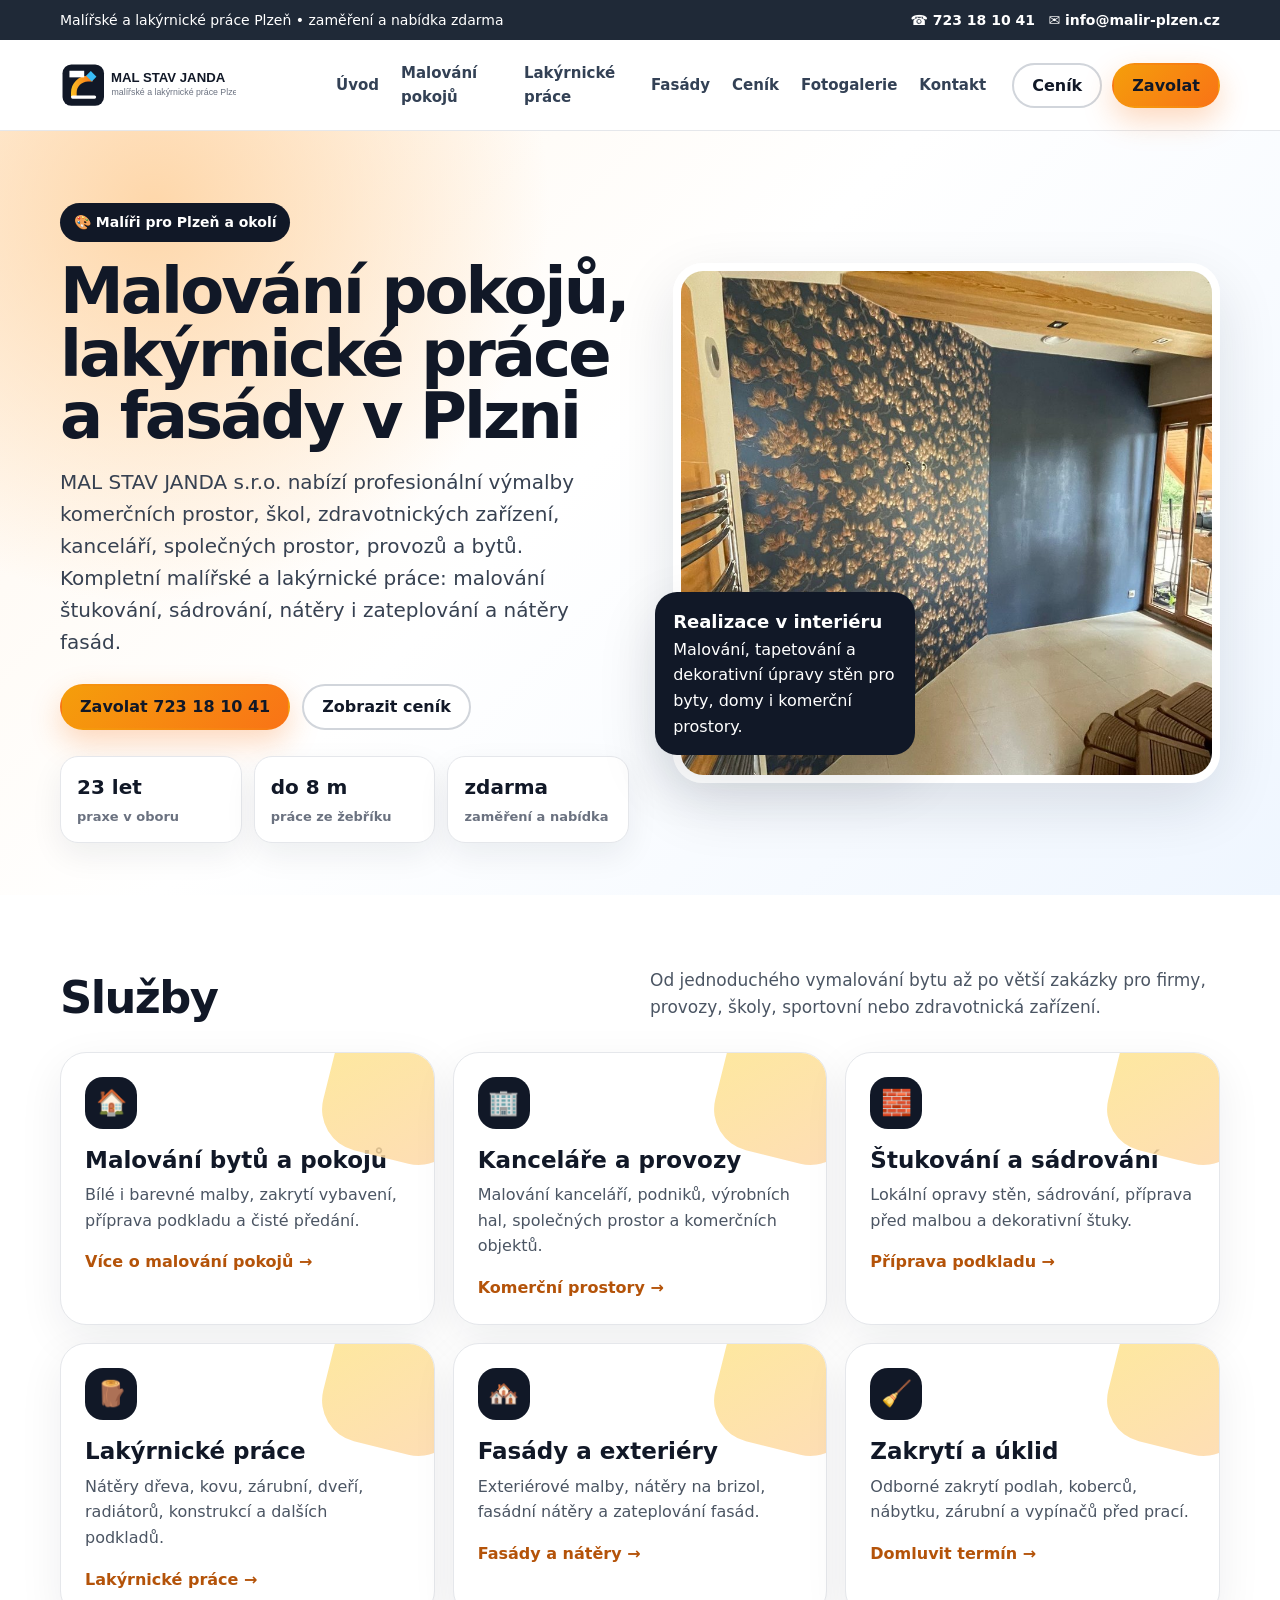
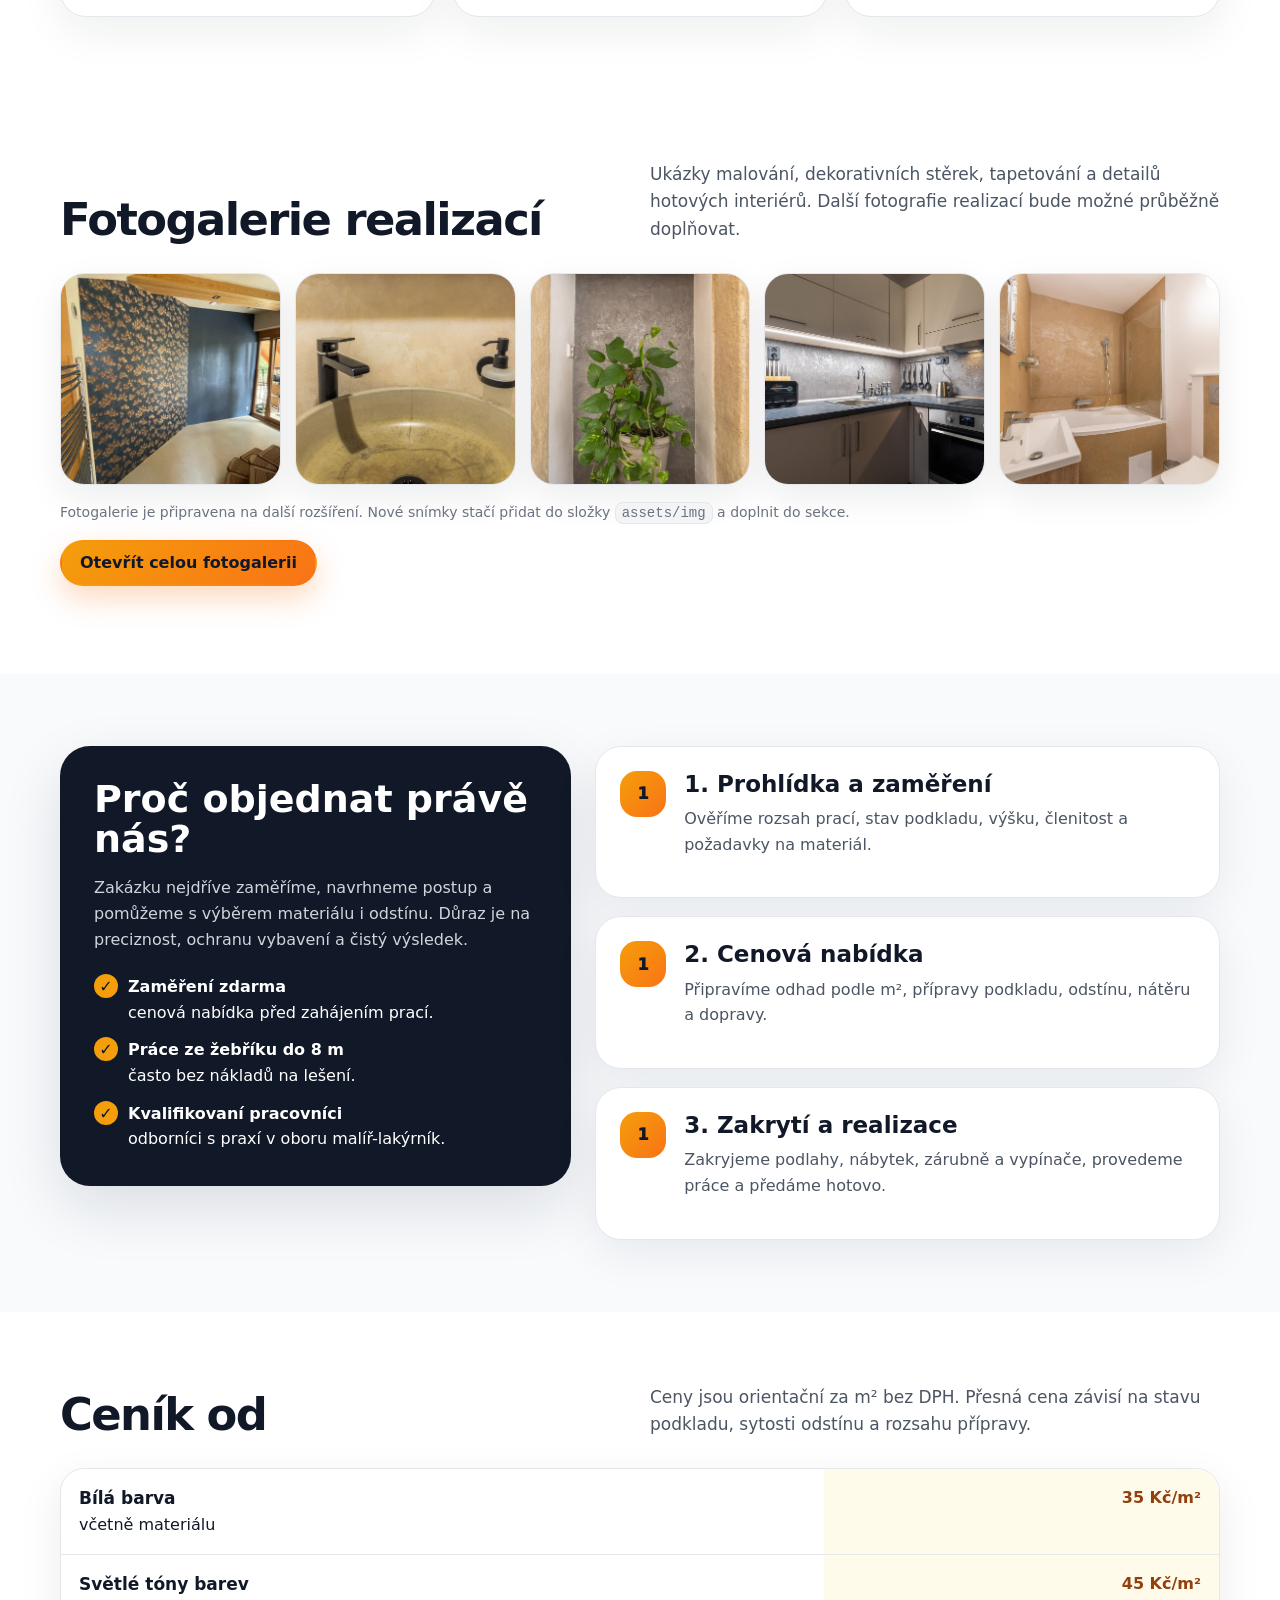
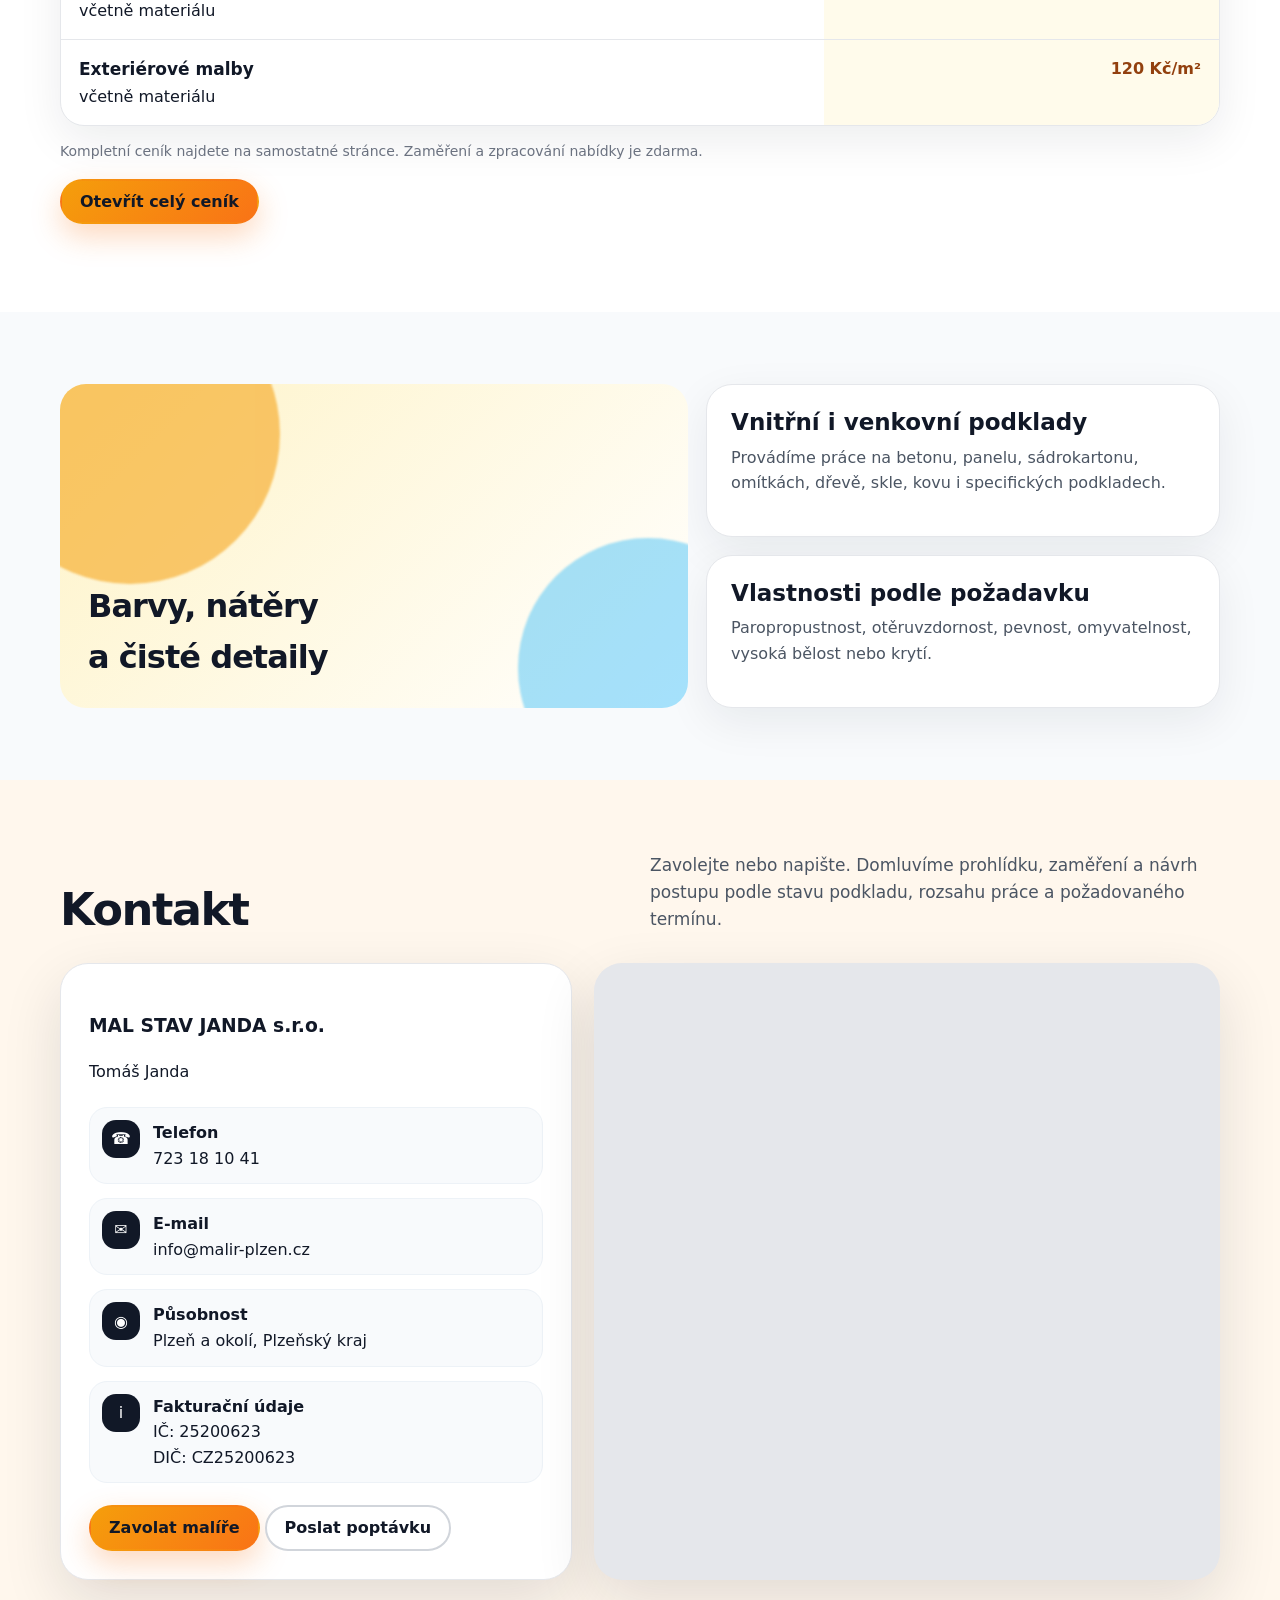
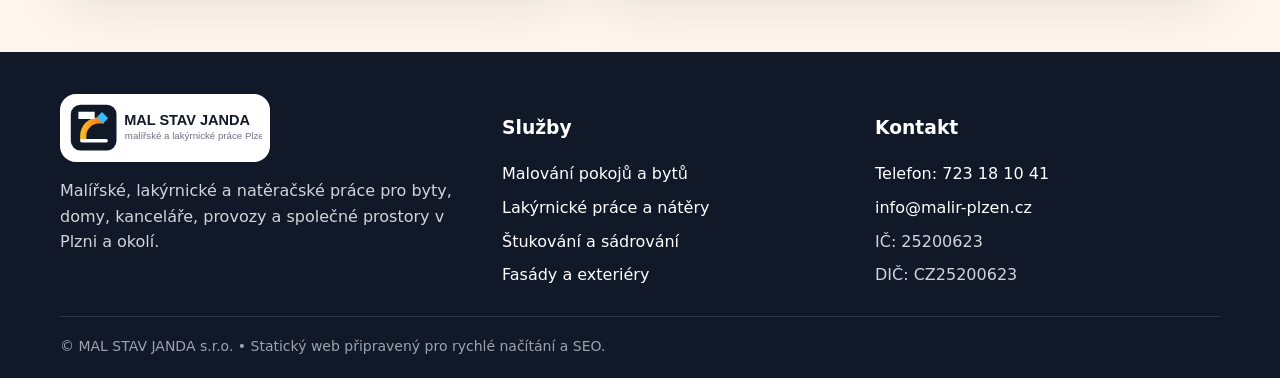
<file: index.html>
<!doctype html>
<html lang="cs">
<head>
<meta charset="utf-8">
<meta name="viewport" content="width=device-width, initial-scale=1">
<title>Malíř Plzeň | MAL STAV JANDA s.r.o. – malování pokojů, lakýrnické práce, fasády</title>
<meta name="description" content="Malířské a lakýrnické práce Plzeň. Malování pokojů, bytů, kanceláří, provozů, štukování, sádrování, nátěry a fasády. Zaměření a nabídka zdarma.">
<link rel="canonical" href="https://www.malir-plzen.cz/">
<link rel="icon" href="/favicon.ico" sizes="any">
<link rel="icon" type="image/png" href="assets/img/favicon.png">
<meta property="og:title" content="Malíř Plzeň | MAL STAV JANDA s.r.o. – malování pokojů, lakýrnické práce, fasády">
<meta property="og:description" content="Malířské a lakýrnické práce Plzeň. Malování pokojů, bytů, kanceláří, provozů, štukování, sádrování, nátěry a fasády. Zaměření a nabídka zdarma.">
<meta property="og:type" content="website">
<meta property="og:url" content="https://www.malir-plzen.cz/">
<meta property="og:image" content="https://www.malir-plzen.cz/assets/img/hero-malir-realizace.jpg">
<link rel="preconnect" href="https://www.google.com">
<link rel="stylesheet" href="assets/css/style.css">
<script type="application/ld+json">
{
  "@context":"https://schema.org",
  "@type":"LocalBusiness",
  "name":"MAL STAV JANDA s.r.o.",
  "url":"https://www.malir-plzen.cz",
  "telephone":"+420723181041",
  "email":"info@malir-plzen.cz",
  "areaServed":["Plzeň","Plzeňský kraj"],
  "description":"Malířské, lakýrnické a natěračské práce v Plzni a okolí. Malování bytů, kanceláří, provozů, štukování, sádrování a fasádní nátěry.",
  "priceRange":"Kč"
}
</script>
</head><body>
<div class="topbar"><div class="container">
  <div>Malířské a lakýrnické práce Plzeň • zaměření a nabídka zdarma</div>
  <div><a href="tel:+420723181041">☎ 723 18 10 41</a> &nbsp; <a href="mailto:info@malir-plzen.cz">✉ info@malir-plzen.cz</a></div>
</div></div>
<header class="header">
  <div class="container nav">
    <a class="logo" href="index.html" aria-label="MAL STAV JANDA"><img src="assets/img/logo.svg" alt="MAL STAV JANDA - malíři Plzeň"></a>
    <nav class="menu">
<a href="index.html">Úvod</a>
<a href="malovani-pokoju-plzen.html">Malování pokojů</a>
<a href="lakyrnicke-prace-plzen.html">Lakýrnické práce</a>
<a href="fasady-natery-plzen.html">Fasády</a>
<a href="cenik.html">Ceník</a>
<a href="galerie.html">Fotogalerie</a>
<a href="kontakt.html">Kontakt</a>
</nav>
    <div class="nav-cta"><a class="btn secondary" href="cenik.html">Ceník</a><a class="btn primary" href="tel:+420723181041">Zavolat</a><button class="mobile-toggle" aria-label="Menu">☰</button></div>
  </div>
</header>
<main>
<section class="hero">
  <div class="container hero-grid">
    <div>
      <div class="kicker">🎨 Malíři pro Plzeň a okolí</div>
      <h1>Malování pokojů, lakýrnické práce a fasády v Plzni</h1>
      <p class="lead">MAL STAV JANDA s.r.o. nabízí profesionální výmalby komerčních prostor, škol, zdravotnických zařízení, kanceláří, společných prostor, provozů a bytů. Kompletní malířské a lakýrnické práce: malování štukování, sádrování, nátěry i zateplování a nátěry fasád.</p>
      <div class="hero-actions">
        <a class="btn primary" href="tel:+420723181041">Zavolat 723 18 10 41</a>
        <a class="btn secondary" href="cenik.html">Zobrazit ceník</a>
      </div>
      <div class="trust">
        <div class="item"><strong>23 let</strong><span>praxe v oboru</span></div>
        <div class="item"><strong>do 8 m</strong><span>práce ze žebříku</span></div>
        <div class="item"><strong>zdarma</strong><span>zaměření a nabídka</span></div>
      </div>
    </div>
    <div class="hero-card">
      <img src="assets/img/hero-malir-realizace.jpg" alt="Ukázka malířských prací - tapeta a tmavě modrá stěna v interiéru">
      <div class="float-card"><strong>Realizace v interiéru</strong><span>Malování, tapetování a dekorativní úpravy stěn pro byty, domy i komerční prostory.</span></div>
    </div>
  </div>
</section>

<section class="section" id="sluzby">
  <div class="container">
    <div class="section-head"><h2>Služby</h2><p>Od jednoduchého vymalování bytu až po větší zakázky pro firmy, provozy, školy, sportovní nebo zdravotnická zařízení.</p></div>
    <div class="grid cols-3">
      <article class="card service-card"><div class="icon">🏠</div><h3>Malování bytů a pokojů</h3><p>Bílé i barevné malby, zakrytí vybavení, příprava podkladu a čisté předání.</p><a class="link" href="malovani-pokoju-plzen.html">Více o malování pokojů →</a></article>
      <article class="card service-card"><div class="icon">🏢</div><h3>Kanceláře a provozy</h3><p>Malování kanceláří, podniků, výrobních hal, společných prostor a komerčních objektů.</p><a class="link" href="malovani-pokoju-plzen.html#komercni">Komerční prostory →</a></article>
      <article class="card service-card"><div class="icon">🧱</div><h3>Štukování a sádrování</h3><p>Lokální opravy stěn, sádrování, příprava před malbou a dekorativní štuky.</p><a class="link" href="stukovani-sadrovani-plzen.html">Příprava podkladu →</a></article>
      <article class="card service-card"><div class="icon">🪵</div><h3>Lakýrnické práce</h3><p>Nátěry dřeva, kovu, zárubní, dveří, radiátorů, konstrukcí a dalších podkladů.</p><a class="link" href="lakyrnicke-prace-plzen.html">Lakýrnické práce →</a></article>
      <article class="card service-card"><div class="icon">🏘️</div><h3>Fasády a exteriéry</h3><p>Exteriérové malby, nátěry na brizol, fasádní nátěry a zateplování fasád.</p><a class="link" href="fasady-natery-plzen.html">Fasády a nátěry →</a></article>
      <article class="card service-card"><div class="icon">🧹</div><h3>Zakrytí a úklid</h3><p>Odborné zakrytí podlah, koberců, nábytku, zárubní a vypínačů před prací.</p><a class="link" href="kontakt.html">Domluvit termín →</a></article>
    </div>
  </div>
</section>

<section class="section gallery-section" id="fotogalerie">
  <div class="container">
    <div class="section-head">
      <h2>Fotogalerie realizací</h2>
      <p>Ukázky malování, dekorativních stěrek, tapetování a detailů hotových interiérů. Další fotografie realizací bude možné průběžně doplňovat.</p>
    </div>
    <div class="photo-grid">
      <a href="assets/img/tapeta-modra-stena.jpg"><img src="assets/img/tapeta-modra-stena.jpg" alt="Tapetování a tmavě modrá stěna v interiéru"></a>
      <a href="assets/img/dekorativni-sterka-umyvadlo.jpg"><img src="assets/img/dekorativni-sterka-umyvadlo.jpg" alt="Dekorativní stěrka u umyvadla"></a>
      <a href="assets/img/dekorativni-sterka-detail.jpg"><img src="assets/img/dekorativni-sterka-detail.jpg" alt="Dekorativní stěrka v detailu"></a>
      <a href="assets/img/kuchyne-dekorativni-sterka.jpg"><img src="assets/img/kuchyne-dekorativni-sterka.jpg" alt="Dekorativní stěrka za kuchyňskou linkou"></a>
      <a href="assets/img/koupelna-dekorativni-sterka.jpg"><img src="assets/img/koupelna-dekorativni-sterka.jpg" alt="Koupelna s dekorativní stěrkou"></a>
    </div>
    <p class="gallery-note">Fotogalerie je připravena na další rozšíření. Nové snímky stačí přidat do složky <code>assets/img</code> a doplnit do sekce.</p>
    <p><a class="btn primary" href="galerie.html">Otevřít celou fotogalerii</a></p>
  </div>
</section>

<section class="section soft">
  <div class="container split">
    <div class="panel">
      <h2>Proč objednat právě nás?</h2>
      <p>Zakázku nejdříve zaměříme, navrhneme postup a pomůžeme s výběrem materiálu i odstínu. Důraz je na preciznost, ochranu vybavení a čistý výsledek.</p>
      <div class="checklist">
        <div class="check"><span>✓</span><div><b>Zaměření zdarma</b><br>cenová nabídka před zahájením prací.</div></div>
        <div class="check"><span>✓</span><div><b>Práce ze žebříku do 8 m</b><br>často bez nákladů na lešení.</div></div>
        <div class="check"><span>✓</span><div><b>Kvalifikovaní pracovníci</b><br>odborníci s praxí v oboru malíř-lakýrník.</div></div>
      </div>
    </div>
    <div class="grid">
      <div class="card step"><div><h3>1. Prohlídka a zaměření</h3><p>Ověříme rozsah prací, stav podkladu, výšku, členitost a požadavky na materiál.</p></div></div>
      <div class="card step"><div><h3>2. Cenová nabídka</h3><p>Připravíme odhad podle m², přípravy podkladu, odstínu, nátěru a dopravy.</p></div></div>
      <div class="card step"><div><h3>3. Zakrytí a realizace</h3><p>Zakryjeme podlahy, nábytek, zárubně a vypínače, provedeme práce a předáme hotovo.</p></div></div>
    </div>
  </div>
</section>

<section class="section">
  <div class="container">
    <div class="section-head"><h2>Ceník od</h2><p>Ceny jsou orientační za m² bez DPH. Přesná cena závisí na stavu podkladu, sytosti odstínu a rozsahu přípravy.</p></div>
    <div class="price-table">
      <div class="price-row"><div><strong>Bílá barva</strong><br>včetně materiálu</div><div class="price">35 Kč/m²</div></div>
      <div class="price-row"><div><strong>Světlé tóny barev</strong><br>včetně materiálu</div><div class="price">45 Kč/m²</div></div>
      <div class="price-row"><div><strong>Exteriérové malby</strong><br>včetně materiálu</div><div class="price">120 Kč/m²</div></div>
    </div>
    <p class="note">Kompletní ceník najdete na samostatné stránce. Zaměření a zpracování nabídky je zdarma.</p>
    <p><a class="btn primary" href="cenik.html">Otevřít celý ceník</a></p>
  </div>
</section>

<section class="section soft">
  <div class="container gallery">
    <div class="swatch"><span>Barvy, nátěry<br>a čisté detaily</span></div>
    <div class="grid">
      <div class="card"><h3>Vnitřní i venkovní podklady</h3><p>Provádíme práce na betonu, panelu, sádrokartonu, omítkách, dřevě, skle, kovu i specifických podkladech.</p></div>
      <div class="card"><h3>Vlastnosti podle požadavku</h3><p>Paropropustnost, otěruvzdornost, pevnost, omyvatelnost, vysoká bělost nebo krytí.</p></div>
    </div>
  </div>
</section>
<section class="section warm" id="kontakt">
  <div class="container">
    <div class="section-head">
      <h2>Kontakt</h2>
      <p>Zavolejte nebo napište. Domluvíme prohlídku, zaměření a návrh postupu podle stavu podkladu, rozsahu práce a požadovaného termínu.</p>
    </div>
    <div class="contact-grid">
      <div class="contact-card">
        <h3>MAL STAV JANDA s.r.o.</h3>
        <p>Tomáš Janda</p>
        <div class="contact-list">
          <a class="contact-item" href="tel:+420723181041"><span class="ci">☎</span><span><strong>Telefon</strong><br>723 18 10 41</span></a>
          <a class="contact-item" href="mailto:info@malir-plzen.cz"><span class="ci">✉</span><span><strong>E-mail</strong><br>info@malir-plzen.cz</span></a>
          <div class="contact-item"><span class="ci">◉</span><span><strong>Působnost</strong><br>Plzeň a okolí, Plzeňský kraj</span></div>
          <div class="contact-item"><span class="ci">i</span><span><strong>Fakturační údaje</strong><br>IČ: 25200623<br>DIČ: CZ25200623</span></div>
        </div>
        <a class="btn primary" href="tel:+420723181041">Zavolat malíře</a>
        <a class="btn secondary" href="mailto:info@malir-plzen.cz">Poslat poptávku</a>
      </div>
      <div class="map-wrap">
        <iframe loading="lazy" referrerpolicy="no-referrer-when-downgrade" src="https://www.google.com/maps?q=MAL%20STAV%20JANDA%20s.r.o.%20Plze%C5%88&output=embed" title="Mapa - MAL STAV JANDA Plzeň"></iframe>
      </div>
    </div>
  </div>
</section>
</main><footer class="footer">
<div class="container">
  <div class="footer-grid">
    <div>
      <img src="assets/img/logo.svg" alt="MAL STAV JANDA" style="width:210px;background:#fff;border-radius:16px;padding:8px">
      <p>Malířské, lakýrnické a natěračské práce pro byty, domy, kanceláře, provozy a společné prostory v Plzni a okolí.</p>
    </div>
    <div>
      <h3>Služby</h3>
      <ul>
        <li><a href="malovani-pokoju-plzen.html">Malování pokojů a bytů</a></li>
        <li><a href="lakyrnicke-prace-plzen.html">Lakýrnické práce a nátěry</a></li>
        <li><a href="stukovani-sadrovani-plzen.html">Štukování a sádrování</a></li>
        <li><a href="fasady-natery-plzen.html">Fasády a exteriéry</a></li>
      </ul>
    </div>
    <div>
      <h3>Kontakt</h3>
      <ul>
        <li><a href="tel:+420723181041">Telefon: 723 18 10 41</a></li>
        <li><a href="mailto:info@malir-plzen.cz">info@malir-plzen.cz</a></li>
        <li>IČ: 25200623</li>
        <li>DIČ: CZ25200623</li>
      </ul>
    </div>
  </div>
  <div class="copyright">© MAL STAV JANDA s.r.o. • Statický web připravený pro rychlé načítání a SEO.</div>
</div>
</footer>
<script src="assets/js/main.js"></script>
</body></html>
</file>
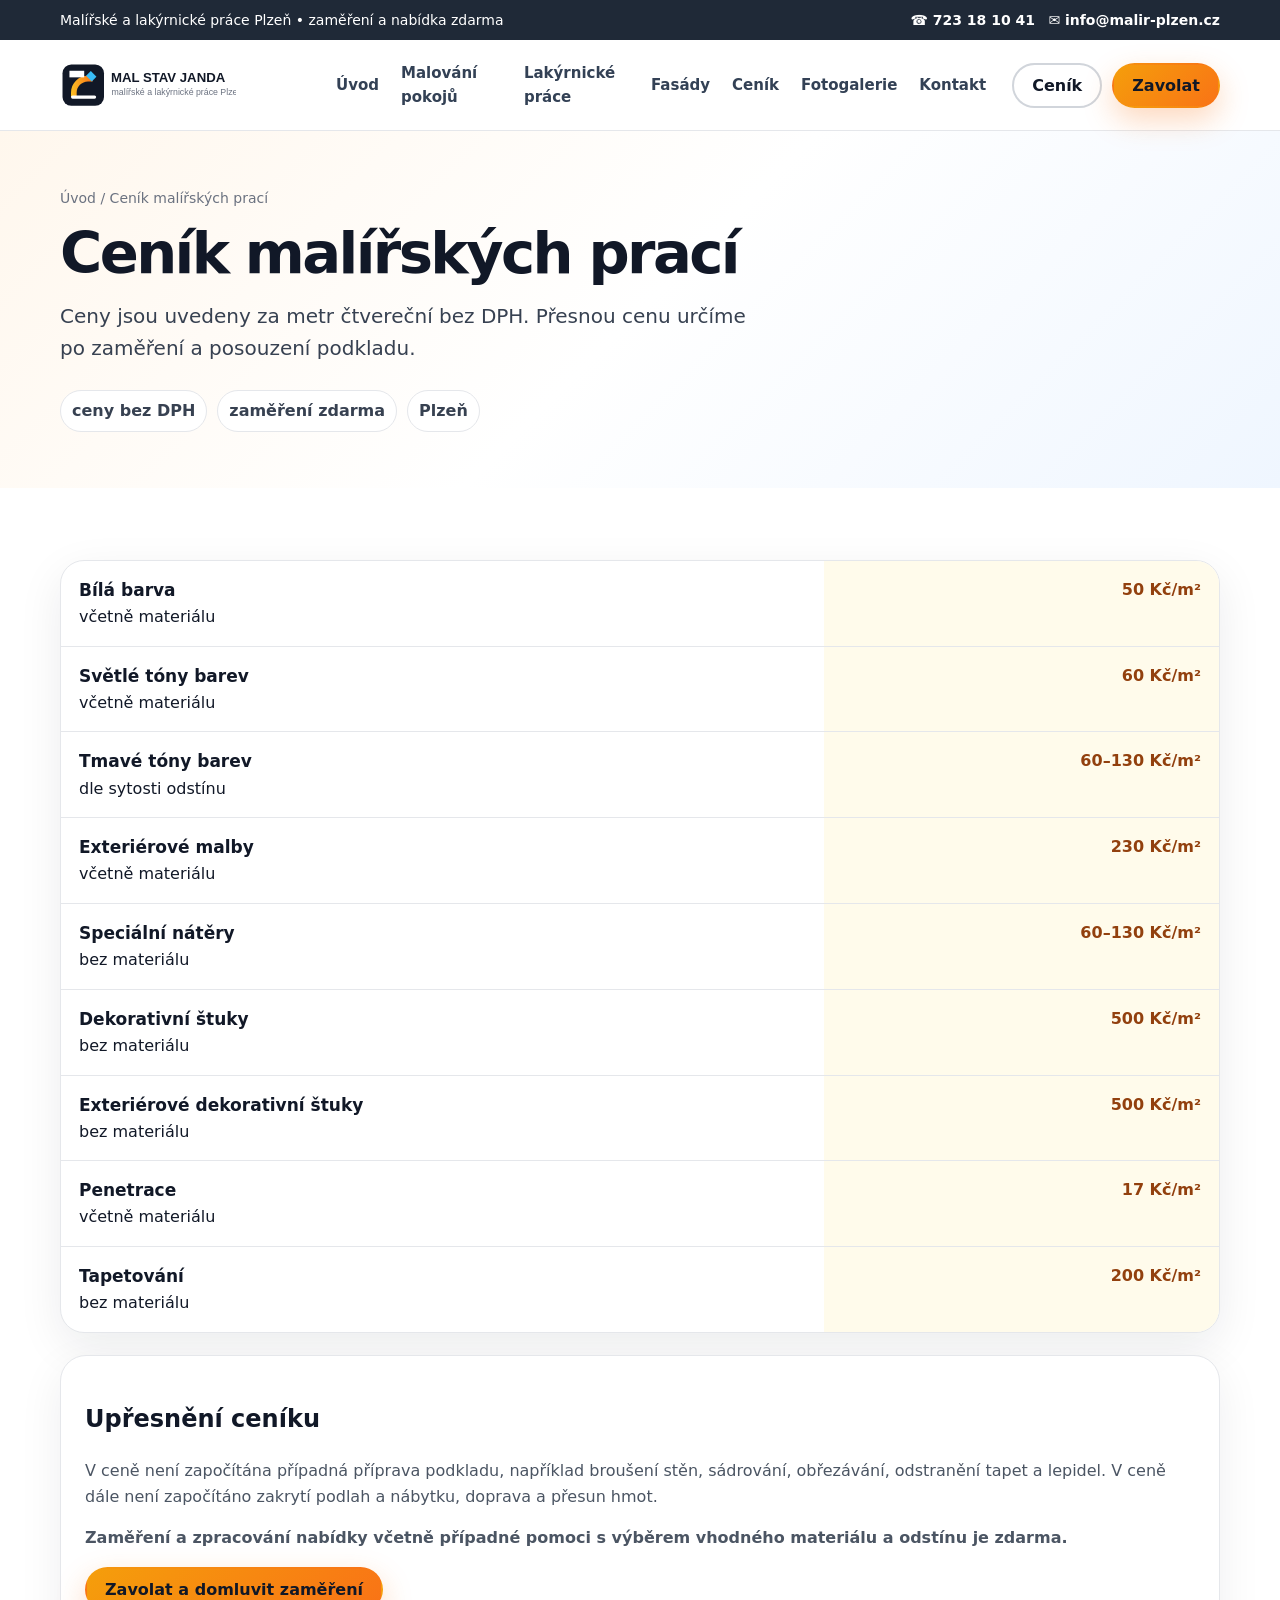
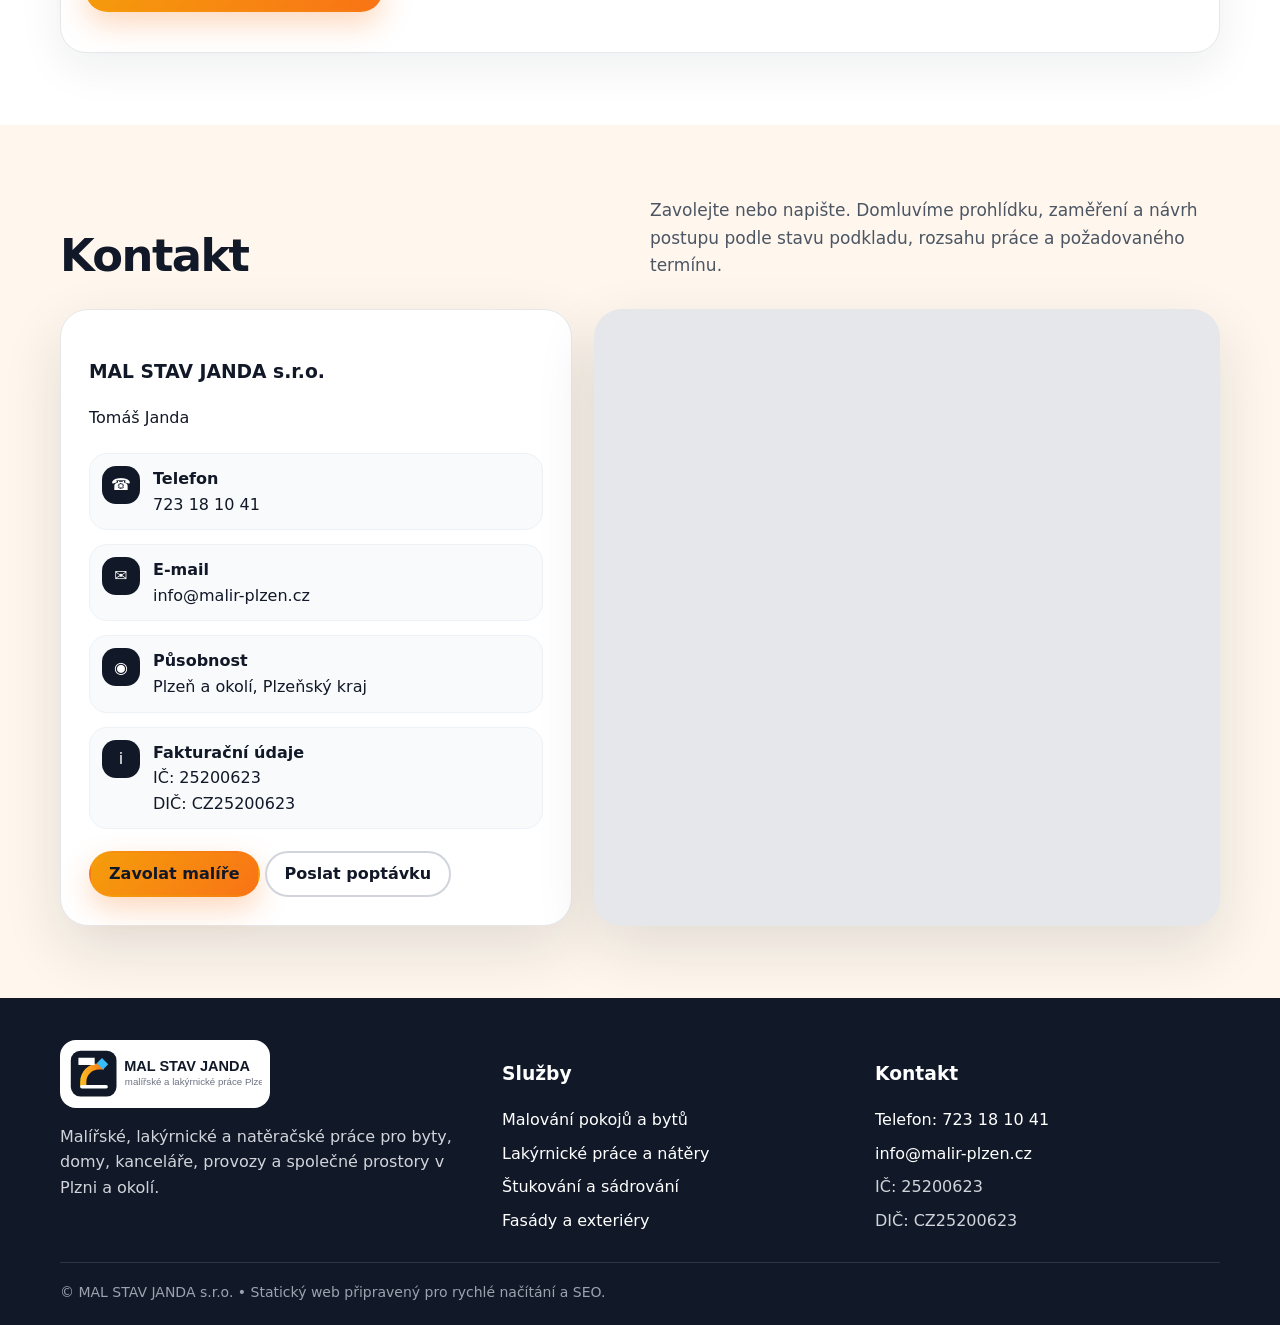
<file: cenik.html>
<!doctype html>
<html lang="cs">
<head>
<meta charset="utf-8">
<meta name="viewport" content="width=device-width, initial-scale=1">
<title>Ceník malířských prací Plzeň | MAL STAV JANDA s.r.o.</title>
<meta name="description" content="Orientační ceník malířských a lakýrnických prací v Plzni. Bílá barva, barevné malby, penetrace, dekorativní štuky, tapetování a exteriérové malby.">
<link rel="canonical" href="https://www.malir-plzen.cz/cenik.html">
<link rel="icon" href="/favicon.ico" sizes="any">
<link rel="icon" type="image/png" href="assets/img/favicon.png">
<meta property="og:title" content="Ceník malířských prací Plzeň | MAL STAV JANDA s.r.o.">
<meta property="og:description" content="Orientační ceník malířských a lakýrnických prací v Plzni. Bílá barva, barevné malby, penetrace, dekorativní štuky, tapetování a exteriérové malby.">
<meta property="og:type" content="website">
<meta property="og:url" content="https://www.malir-plzen.cz/cenik.html">
<meta property="og:image" content="https://www.malir-plzen.cz/assets/img/hero-malir.svg">
<link rel="preconnect" href="https://www.google.com">
<link rel="stylesheet" href="assets/css/style.css">
<script type="application/ld+json">
{
  "@context":"https://schema.org",
  "@type":"LocalBusiness",
  "name":"MAL STAV JANDA s.r.o.",
  "url":"https://www.malir-plzen.cz",
  "telephone":"+420723181041",
  "email":"info@malir-plzen.cz",
  "areaServed":["Plzeň","Plzeňský kraj"],
  "description":"Malířské, lakýrnické a natěračské práce v Plzni a okolí. Malování bytů, kanceláří, provozů, štukování, sádrování a fasádní nátěry.",
  "priceRange":"Kč"
}
</script>
</head><body>
<div class="topbar"><div class="container">
  <div>Malířské a lakýrnické práce Plzeň • zaměření a nabídka zdarma</div>
  <div><a href="tel:+420723181041">☎ 723 18 10 41</a> &nbsp; <a href="mailto:info@malir-plzen.cz">✉ info@malir-plzen.cz</a></div>
</div></div>
<header class="header">
  <div class="container nav">
    <a class="logo" href="index.html" aria-label="MAL STAV JANDA"><img src="assets/img/logo.svg" alt="MAL STAV JANDA - malíři Plzeň"></a>
    <nav class="menu">
<a href="index.html">Úvod</a>
<a href="malovani-pokoju-plzen.html">Malování pokojů</a>
<a href="lakyrnicke-prace-plzen.html">Lakýrnické práce</a>
<a href="fasady-natery-plzen.html">Fasády</a>
<a href="cenik.html">Ceník</a>
<a href="galerie.html">Fotogalerie</a>
<a href="kontakt.html">Kontakt</a>
</nav>
    <div class="nav-cta"><a class="btn secondary" href="cenik.html">Ceník</a><a class="btn primary" href="tel:+420723181041">Zavolat</a><button class="mobile-toggle" aria-label="Menu">☰</button></div>
  </div>
</header>
<main>
<section class="page-hero">
  <div class="container">
    <div class="breadcrumbs"><a href="index.html">Úvod</a> / Ceník malířských prací</div>
    <h1>Ceník malířských prací</h1>
    <p class="lead">Ceny jsou uvedeny za metr čtvereční bez DPH. Přesnou cenu určíme po zaměření a posouzení podkladu.</p>
    <div class="badges"><span class="badge">ceny bez DPH</span><span class="badge">zaměření zdarma</span><span class="badge">Plzeň</span></div>
  </div>
</section>
<section class="section"><div class="container"><div class="price-table"><div class="price-row"><div><strong>Bílá barva</strong><br>včetně materiálu</div><div class="price">50 Kč/m²</div></div><div class="price-row"><div><strong>Světlé tóny barev</strong><br>včetně materiálu</div><div class="price">60 Kč/m²</div></div><div class="price-row"><div><strong>Tmavé tóny barev</strong><br>dle sytosti odstínu</div><div class="price">60–130 Kč/m²</div></div><div class="price-row"><div><strong>Exteriérové malby</strong><br>včetně materiálu</div><div class="price">230 Kč/m²</div></div><div class="price-row"><div><strong>Speciální nátěry</strong><br>bez materiálu</div><div class="price">60–130 Kč/m²</div></div><div class="price-row"><div><strong>Dekorativní štuky</strong><br>bez materiálu</div><div class="price">500 Kč/m²</div></div><div class="price-row"><div><strong>Exteriérové dekorativní štuky</strong><br>bez materiálu</div><div class="price">500 Kč/m²</div></div><div class="price-row"><div><strong>Penetrace</strong><br>včetně materiálu</div><div class="price">17 Kč/m²</div></div><div class="price-row"><div><strong>Tapetování</strong><br>bez materiálu</div><div class="price">200 Kč/m²</div></div></div>
     <div class="card" style="margin-top:22px"><h2>Upřesnění ceníku</h2><p>V ceně není započítána případná příprava podkladu, například broušení stěn, sádrování, obřezávání, odstranění tapet a lepidel. V ceně dále není započítáno zakrytí podlah a nábytku, doprava a přesun hmot.</p><p><strong>Zaměření a zpracování nabídky včetně případné pomoci s výběrem vhodného materiálu a odstínu je zdarma.</strong></p><p><a class="btn primary" href="tel:+420723181041">Zavolat a domluvit zaměření</a></p></div></div></section><section class="section warm" id="kontakt">
  <div class="container">
    <div class="section-head">
      <h2>Kontakt</h2>
      <p>Zavolejte nebo napište. Domluvíme prohlídku, zaměření a návrh postupu podle stavu podkladu, rozsahu práce a požadovaného termínu.</p>
    </div>
    <div class="contact-grid">
      <div class="contact-card">
        <h3>MAL STAV JANDA s.r.o.</h3>
        <p>Tomáš Janda</p>
        <div class="contact-list">
          <a class="contact-item" href="tel:+420723181041"><span class="ci">☎</span><span><strong>Telefon</strong><br>723 18 10 41</span></a>
          <a class="contact-item" href="mailto:info@malir-plzen.cz"><span class="ci">✉</span><span><strong>E-mail</strong><br>info@malir-plzen.cz</span></a>
          <div class="contact-item"><span class="ci">◉</span><span><strong>Působnost</strong><br>Plzeň a okolí, Plzeňský kraj</span></div>
          <div class="contact-item"><span class="ci">i</span><span><strong>Fakturační údaje</strong><br>IČ: 25200623<br>DIČ: CZ25200623</span></div>
        </div>
        <a class="btn primary" href="tel:+420723181041">Zavolat malíře</a>
        <a class="btn secondary" href="mailto:info@malir-plzen.cz">Poslat poptávku</a>
      </div>
      <div class="map-wrap">
        <iframe loading="lazy" referrerpolicy="no-referrer-when-downgrade" src="https://www.google.com/maps?q=MAL%20STAV%20JANDA%20s.r.o.%20Plze%C5%88&output=embed" title="Mapa - MAL STAV JANDA Plzeň"></iframe>
      </div>
    </div>
  </div>
</section>
</main><footer class="footer">
<div class="container">
  <div class="footer-grid">
    <div>
      <img src="assets/img/logo.svg" alt="MAL STAV JANDA" style="width:210px;background:#fff;border-radius:16px;padding:8px">
      <p>Malířské, lakýrnické a natěračské práce pro byty, domy, kanceláře, provozy a společné prostory v Plzni a okolí.</p>
    </div>
    <div>
      <h3>Služby</h3>
      <ul>
        <li><a href="malovani-pokoju-plzen.html">Malování pokojů a bytů</a></li>
        <li><a href="lakyrnicke-prace-plzen.html">Lakýrnické práce a nátěry</a></li>
        <li><a href="stukovani-sadrovani-plzen.html">Štukování a sádrování</a></li>
        <li><a href="fasady-natery-plzen.html">Fasády a exteriéry</a></li>
      </ul>
    </div>
    <div>
      <h3>Kontakt</h3>
      <ul>
        <li><a href="tel:+420723181041">Telefon: 723 18 10 41</a></li>
        <li><a href="mailto:info@malir-plzen.cz">info@malir-plzen.cz</a></li>
        <li>IČ: 25200623</li>
        <li>DIČ: CZ25200623</li>
      </ul>
    </div>
  </div>
  <div class="copyright">© MAL STAV JANDA s.r.o. • Statický web připravený pro rychlé načítání a SEO.</div>
</div>
</footer>
<script src="assets/js/main.js"></script>
</body></html>
</file>
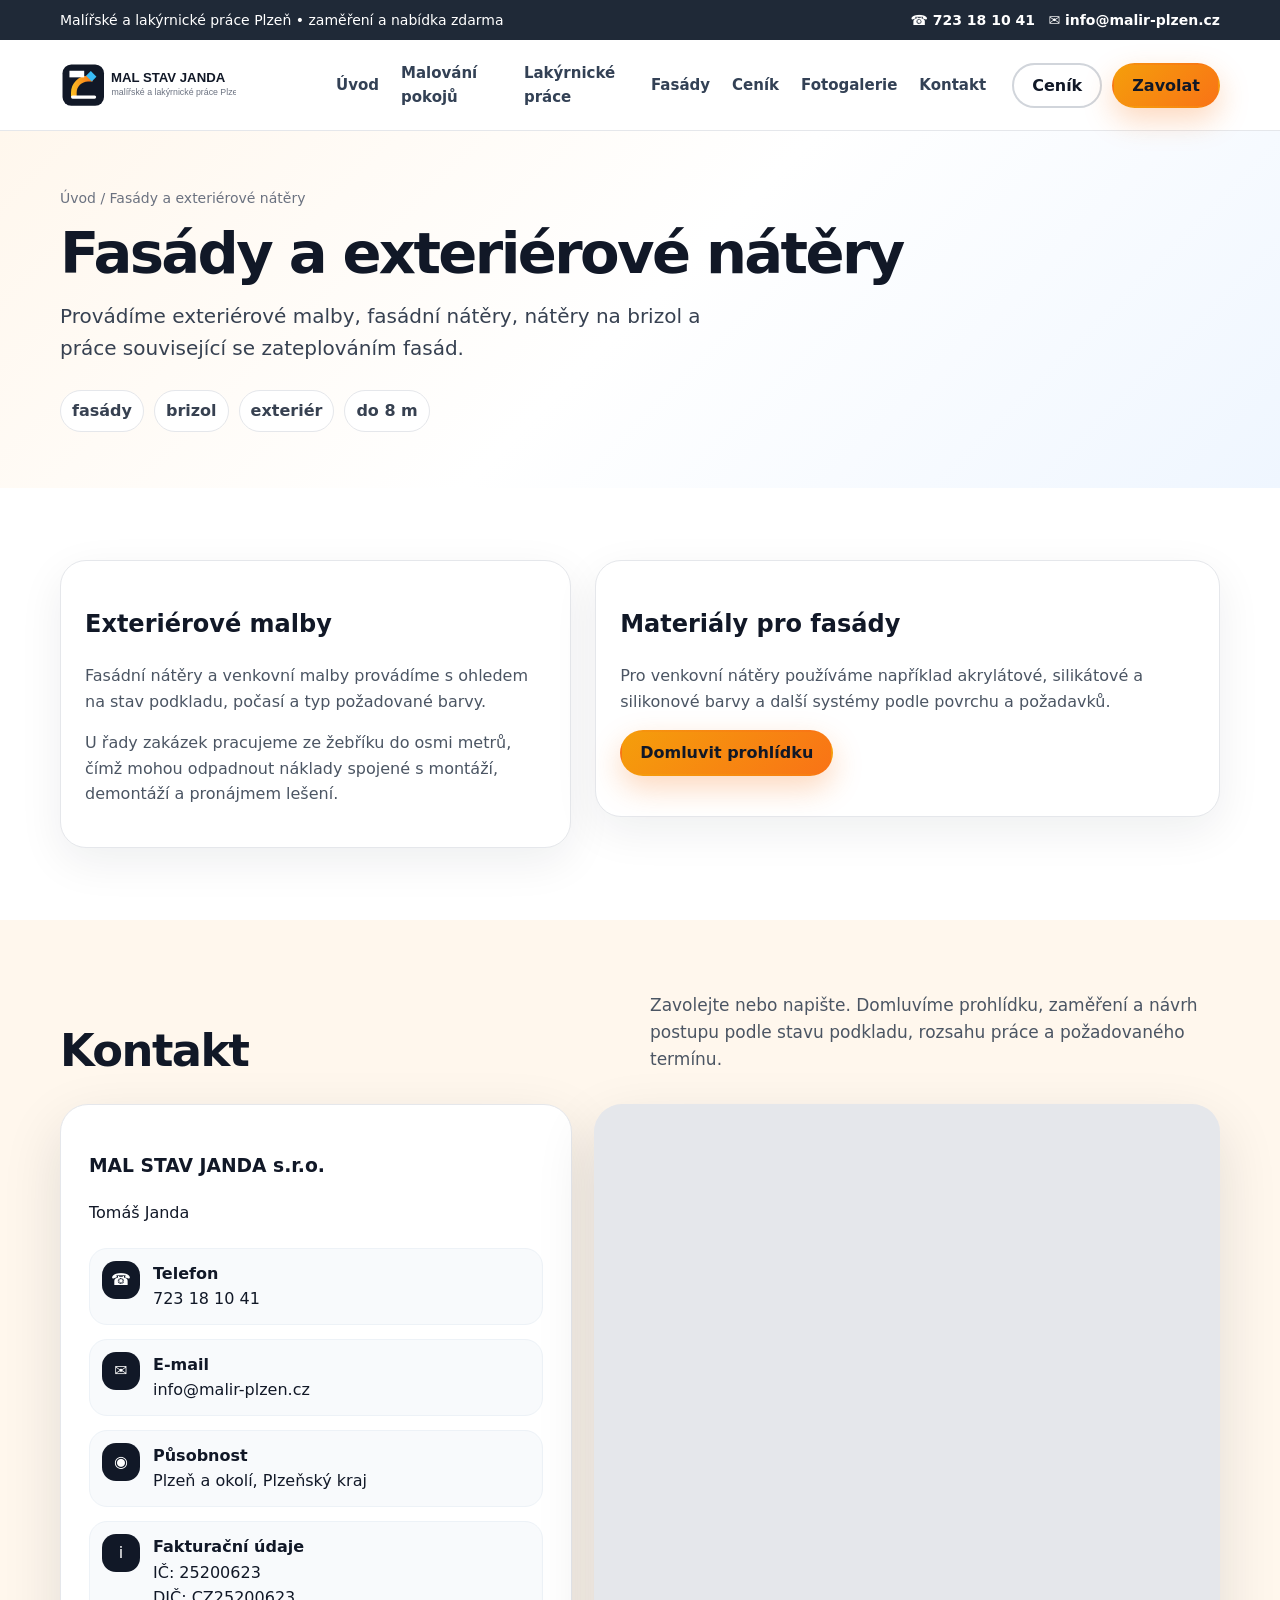
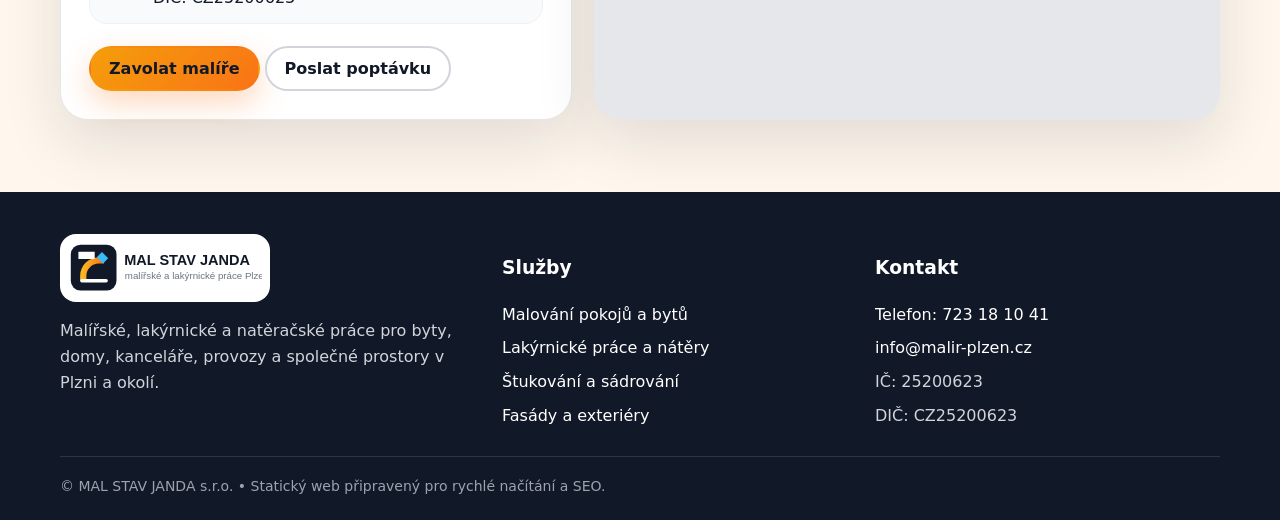
<file: fasady-natery-plzen.html>
<!doctype html>
<html lang="cs">
<head>
<meta charset="utf-8">
<meta name="viewport" content="width=device-width, initial-scale=1">
<title>Fasády a exteriérové nátěry Plzeň | nátěry na brizol</title>
<meta name="description" content="Fasádní nátěry, exteriérové malby, nátěry na brizol v Plzni a okolí. Práce ze žebříku do 8 m.">
<link rel="canonical" href="https://www.malir-plzen.cz/fasady-natery-plzen.html">
<link rel="icon" href="/favicon.ico" sizes="any">
<link rel="icon" type="image/png" href="assets/img/favicon.png">
<meta property="og:title" content="Fasády a exteriérové nátěry Plzeň | nátěry na brizol a zateplování">
<meta property="og:description" content="Fasádní nátěry, exteriérové malby, nátěry na brizol a zateplování fasád v Plzni a okolí. Práce ze žebříku do 8 m.">
<meta property="og:type" content="website">
<meta property="og:url" content="https://www.malir-plzen.cz/fasady-natery-plzen.html">
<meta property="og:image" content="https://www.malir-plzen.cz/assets/img/hero-malir.svg">
<link rel="preconnect" href="https://www.google.com">
<link rel="stylesheet" href="assets/css/style.css">
<script type="application/ld+json">
{
  "@context":"https://schema.org",
  "@type":"LocalBusiness",
  "name":"MAL STAV JANDA s.r.o.",
  "url":"https://www.malir-plzen.cz",
  "telephone":"+420723181041",
  "email":"info@malir-plzen.cz",
  "areaServed":["Plzeň","Plzeňský kraj"],
  "description":"Malířské, lakýrnické a natěračské práce v Plzni a okolí. Malování bytů, kanceláří, provozů, štukování, sádrování a fasádní nátěry.",
  "priceRange":"Kč"
}
</script>
</head><body>
<div class="topbar"><div class="container">
  <div>Malířské a lakýrnické práce Plzeň • zaměření a nabídka zdarma</div>
  <div><a href="tel:+420723181041">☎ 723 18 10 41</a> &nbsp; <a href="mailto:info@malir-plzen.cz">✉ info@malir-plzen.cz</a></div>
</div></div>
<header class="header">
  <div class="container nav">
    <a class="logo" href="index.html" aria-label="MAL STAV JANDA"><img src="assets/img/logo.svg" alt="MAL STAV JANDA - malíři Plzeň"></a>
    <nav class="menu">
<a href="index.html">Úvod</a>
<a href="malovani-pokoju-plzen.html">Malování pokojů</a>
<a href="lakyrnicke-prace-plzen.html">Lakýrnické práce</a>
<a href="fasady-natery-plzen.html">Fasády</a>
<a href="cenik.html">Ceník</a>
<a href="galerie.html">Fotogalerie</a>
<a href="kontakt.html">Kontakt</a>
</nav>
    <div class="nav-cta"><a class="btn secondary" href="cenik.html">Ceník</a><a class="btn primary" href="tel:+420723181041">Zavolat</a><button class="mobile-toggle" aria-label="Menu">☰</button></div>
  </div>
</header>
<main>
<section class="page-hero">
  <div class="container">
    <div class="breadcrumbs"><a href="index.html">Úvod</a> / Fasády a exteriérové nátěry</div>
    <h1>Fasády a exteriérové nátěry</h1>
    <p class="lead">Provádíme exteriérové malby, fasádní nátěry, nátěry na brizol a práce související se zateplováním fasád.</p>
    <div class="badges"><span class="badge">fasády</span><span class="badge">brizol</span><span class="badge">exteriér</span><span class="badge">do 8 m</span></div>
  </div>
</section>
<section class="section"><div class="container split">
     <div class="card"><h2>Exteriérové malby</h2><p>Fasádní nátěry a venkovní malby provádíme s ohledem na stav podkladu, počasí a typ požadované barvy.</p><p>U řady zakázek pracujeme ze žebříku do osmi metrů, čímž mohou odpadnout náklady spojené s montáží, demontáží a pronájmem lešení.</p></div>
     <div class="card"><h2>Materiály pro fasády</h2><p>Pro venkovní nátěry používáme například akrylátové, silikátové a silikonové barvy a další systémy podle povrchu a požadavků.</p><p><a class="btn primary" href="tel:+420723181041">Domluvit prohlídku</a></p></div>
     </div></section><section class="section warm" id="kontakt">
  <div class="container">
    <div class="section-head">
      <h2>Kontakt</h2>
      <p>Zavolejte nebo napište. Domluvíme prohlídku, zaměření a návrh postupu podle stavu podkladu, rozsahu práce a požadovaného termínu.</p>
    </div>
    <div class="contact-grid">
      <div class="contact-card">
        <h3>MAL STAV JANDA s.r.o.</h3>
        <p>Tomáš Janda</p>
        <div class="contact-list">
          <a class="contact-item" href="tel:+420723181041"><span class="ci">☎</span><span><strong>Telefon</strong><br>723 18 10 41</span></a>
          <a class="contact-item" href="mailto:info@malir-plzen.cz"><span class="ci">✉</span><span><strong>E-mail</strong><br>info@malir-plzen.cz</span></a>
          <div class="contact-item"><span class="ci">◉</span><span><strong>Působnost</strong><br>Plzeň a okolí, Plzeňský kraj</span></div>
          <div class="contact-item"><span class="ci">i</span><span><strong>Fakturační údaje</strong><br>IČ: 25200623<br>DIČ: CZ25200623</span></div>
        </div>
        <a class="btn primary" href="tel:+420723181041">Zavolat malíře</a>
        <a class="btn secondary" href="mailto:info@malir-plzen.cz">Poslat poptávku</a>
      </div>
      <div class="map-wrap">
        <iframe loading="lazy" referrerpolicy="no-referrer-when-downgrade" src="https://www.google.com/maps?q=MAL%20STAV%20JANDA%20s.r.o.%20Plze%C5%88&output=embed" title="Mapa - MAL STAV JANDA Plzeň"></iframe>
      </div>
    </div>
  </div>
</section>
</main><footer class="footer">
<div class="container">
  <div class="footer-grid">
    <div>
      <img src="assets/img/logo.svg" alt="MAL STAV JANDA" style="width:210px;background:#fff;border-radius:16px;padding:8px">
      <p>Malířské, lakýrnické a natěračské práce pro byty, domy, kanceláře, provozy a společné prostory v Plzni a okolí.</p>
    </div>
    <div>
      <h3>Služby</h3>
      <ul>
        <li><a href="malovani-pokoju-plzen.html">Malování pokojů a bytů</a></li>
        <li><a href="lakyrnicke-prace-plzen.html">Lakýrnické práce a nátěry</a></li>
        <li><a href="stukovani-sadrovani-plzen.html">Štukování a sádrování</a></li>
        <li><a href="fasady-natery-plzen.html">Fasády a exteriéry</a></li>
      </ul>
    </div>
    <div>
      <h3>Kontakt</h3>
      <ul>
        <li><a href="tel:+420723181041">Telefon: 723 18 10 41</a></li>
        <li><a href="mailto:info@malir-plzen.cz">info@malir-plzen.cz</a></li>
        <li>IČ: 25200623</li>
        <li>DIČ: CZ25200623</li>
      </ul>
    </div>
  </div>
  <div class="copyright">© MAL STAV JANDA s.r.o. • Statický web připravený pro rychlé načítání a SEO.</div>
</div>
</footer>
<script src="assets/js/main.js"></script>
</body></html>
</file>
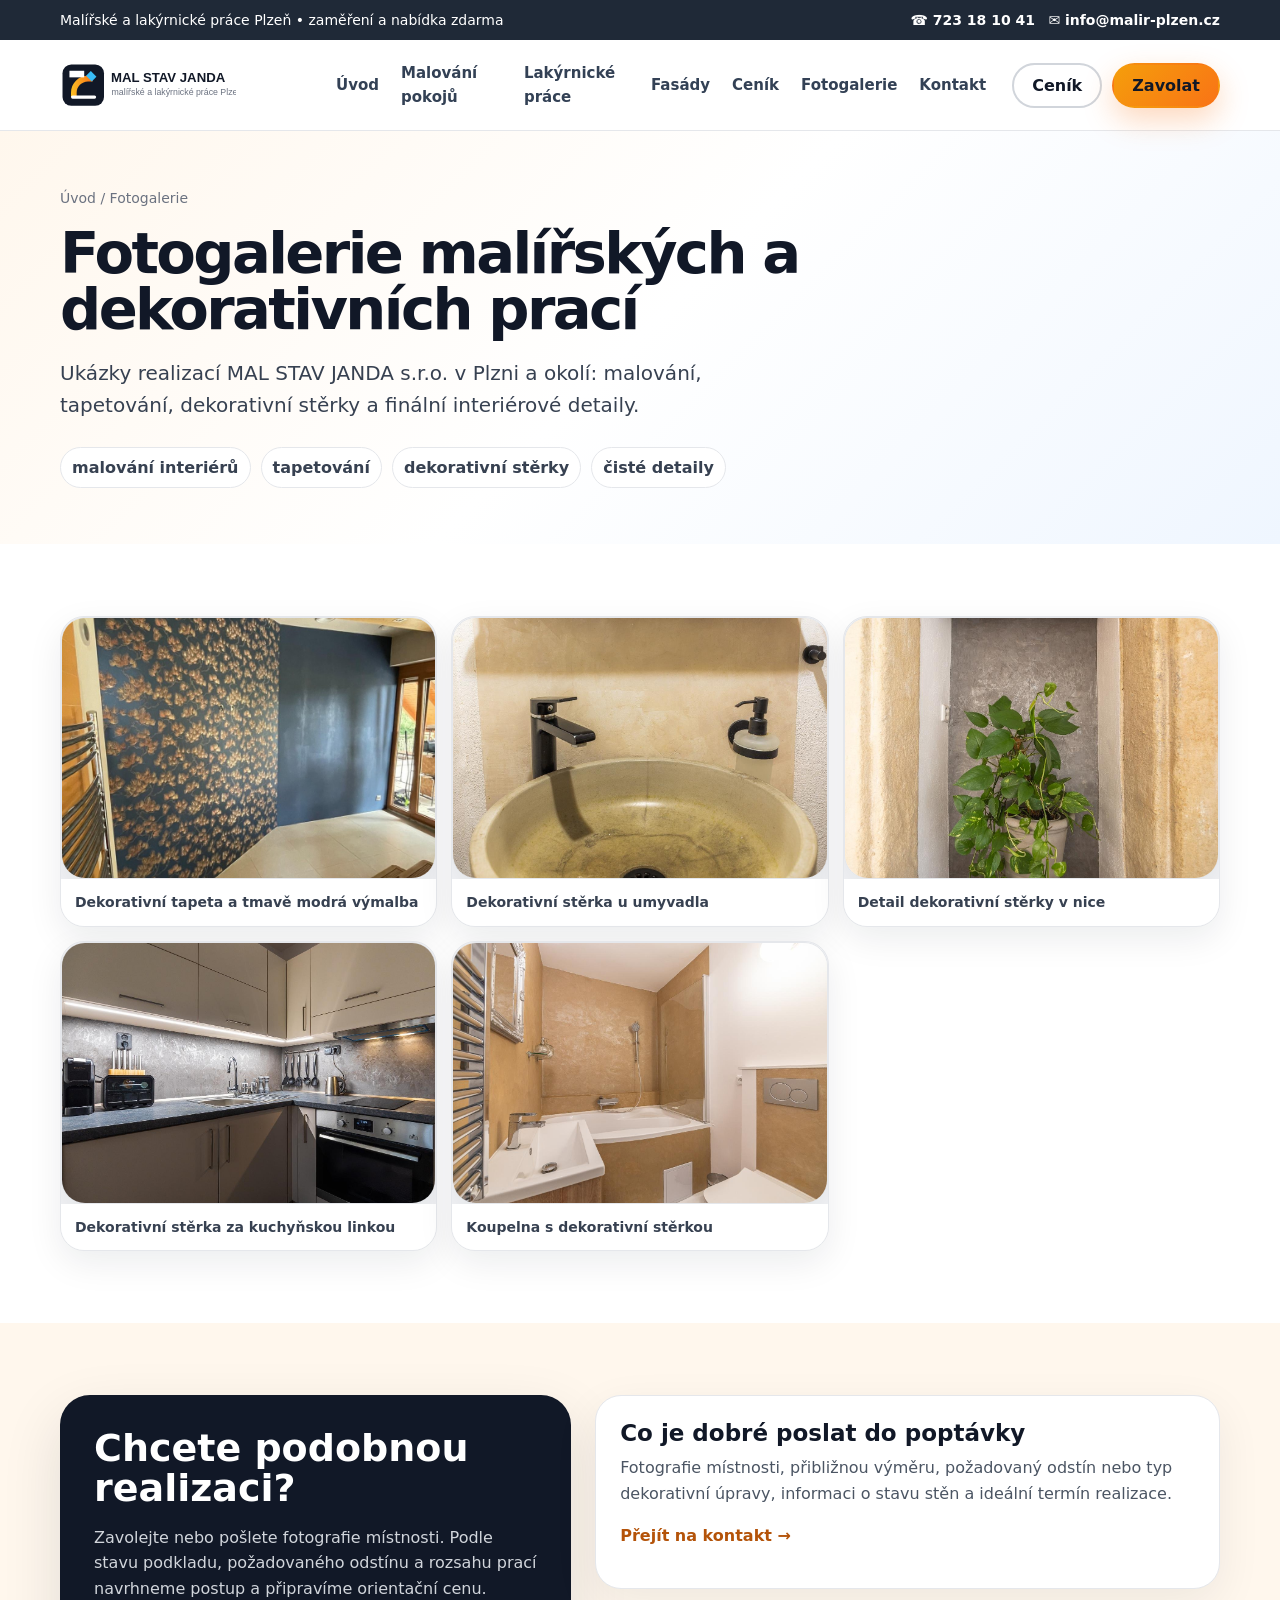
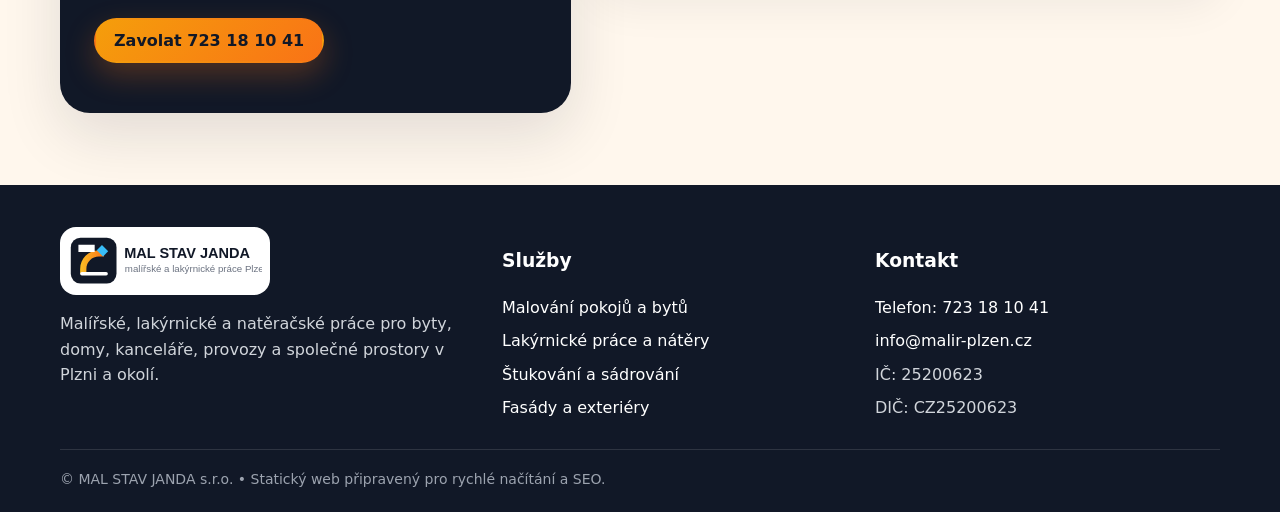
<file: galerie.html>
<!doctype html>
<html lang="cs">
<head>
<meta charset="utf-8">
<meta name="viewport" content="width=device-width, initial-scale=1">
<title>Fotogalerie malířských prací Plzeň | MAL STAV JANDA s.r.o.</title>
<meta name="description" content="Fotogalerie malířských a dekorativních prací v Plzni: tapetování, výmalba, dekorativní stěrky, kuchyně, koupelny a interiérové detaily.">
<link rel="canonical" href="https://www.malir-plzen.cz/galerie.html">
<link rel="icon" href="/favicon.ico" sizes="any">
<link rel="icon" type="image/png" href="assets/img/favicon.png">
<meta property="og:title" content="Malíř Plzeň | MAL STAV JANDA s.r.o. – malování pokojů, lakýrnické práce, fasády">
<meta property="og:description" content="Malířské a lakýrnické práce Plzeň. Malování pokojů, bytů, kanceláří, provozů, štukování, sádrování, nátěry a fasády. Zaměření a nabídka zdarma.">
<meta property="og:type" content="website">
<meta property="og:url" content="https://www.malir-plzen.cz/">
<meta property="og:image" content="https://www.malir-plzen.cz/assets/img/hero-malir-realizace.jpg">
<link rel="preconnect" href="https://www.google.com">
<link rel="stylesheet" href="assets/css/style.css">
<script type="application/ld+json">
{
  "@context":"https://schema.org",
  "@type":"LocalBusiness",
  "name":"MAL STAV JANDA s.r.o.",
  "url":"https://www.malir-plzen.cz",
  "telephone":"+420723181041",
  "email":"info@malir-plzen.cz",
  "areaServed":["Plzeň","Plzeňský kraj"],
  "description":"Malířské, lakýrnické a natěračské práce v Plzni a okolí. Malování bytů, kanceláří, provozů, štukování, sádrování a fasádní nátěry.",
  "priceRange":"Kč"
}
</script>
</head><body>
<div class="topbar"><div class="container">
  <div>Malířské a lakýrnické práce Plzeň • zaměření a nabídka zdarma</div>
  <div><a href="tel:+420723181041">☎ 723 18 10 41</a> &nbsp; <a href="mailto:info@malir-plzen.cz">✉ info@malir-plzen.cz</a></div>
</div></div>
<header class="header">
  <div class="container nav">
    <a class="logo" href="index.html" aria-label="MAL STAV JANDA"><img src="assets/img/logo.svg" alt="MAL STAV JANDA - malíři Plzeň"></a>
    <nav class="menu">
<a href="index.html">Úvod</a>
<a href="malovani-pokoju-plzen.html">Malování pokojů</a>
<a href="lakyrnicke-prace-plzen.html">Lakýrnické práce</a>
<a href="fasady-natery-plzen.html">Fasády</a>
<a href="cenik.html">Ceník</a>
<a href="galerie.html">Fotogalerie</a>
<a href="kontakt.html">Kontakt</a>
</nav>
    <div class="nav-cta"><a class="btn secondary" href="cenik.html">Ceník</a><a class="btn primary" href="tel:+420723181041">Zavolat</a><button class="mobile-toggle" aria-label="Menu">☰</button></div>
  </div>
</header>
<main>
<section class="page-hero">
  <div class="container">
    <div class="breadcrumbs"><a href="index.html">Úvod</a> / Fotogalerie</div>
    <h1>Fotogalerie malířských a dekorativních prací</h1>
    <p class="lead">Ukázky realizací MAL STAV JANDA s.r.o. v Plzni a okolí: malování, tapetování, dekorativní stěrky a finální interiérové detaily.</p>
    <div class="badges"><span class="badge">malování interiérů</span><span class="badge">tapetování</span><span class="badge">dekorativní stěrky</span><span class="badge">čisté detaily</span></div>
  </div>
</section>
<section class="section">
  <div class="container">
    <div class="photo-grid photo-grid-large">
      <figure><a href="assets/img/tapeta-modra-stena.jpg"><img src="assets/img/tapeta-modra-stena.jpg" alt="Tapetování a modrá stěna v interiéru"></a><figcaption>Dekorativní tapeta a tmavě modrá výmalba</figcaption></figure>
      <figure><a href="assets/img/dekorativni-sterka-umyvadlo.jpg"><img src="assets/img/dekorativni-sterka-umyvadlo.jpg" alt="Dekorativní stěrka u umyvadla"></a><figcaption>Dekorativní stěrka u umyvadla</figcaption></figure>
      <figure><a href="assets/img/dekorativni-sterka-detail.jpg"><img src="assets/img/dekorativni-sterka-detail.jpg" alt="Detail dekorativní stěrky"></a><figcaption>Detail dekorativní stěrky v nice</figcaption></figure>
      <figure><a href="assets/img/kuchyne-dekorativni-sterka.jpg"><img src="assets/img/kuchyne-dekorativni-sterka.jpg" alt="Dekorativní stěrka za kuchyňskou linkou"></a><figcaption>Dekorativní stěrka za kuchyňskou linkou</figcaption></figure>
      <figure><a href="assets/img/koupelna-dekorativni-sterka.jpg"><img src="assets/img/koupelna-dekorativni-sterka.jpg" alt="Koupelna s dekorativní stěrkou"></a><figcaption>Koupelna s dekorativní stěrkou</figcaption></figure>
    </div>
  </div>
</section>
<section class="section warm">
  <div class="container split">
    <div class="panel">
      <h2>Chcete podobnou realizaci?</h2>
      <p>Zavolejte nebo pošlete fotografie místnosti. Podle stavu podkladu, požadovaného odstínu a rozsahu prací navrhneme postup a připravíme orientační cenu.</p>
      <p><a class="btn primary" href="tel:+420723181041">Zavolat 723 18 10 41</a></p>
    </div>
    <div class="card">
      <h3>Co je dobré poslat do poptávky</h3>
      <p>Fotografie místnosti, přibližnou výměru, požadovaný odstín nebo typ dekorativní úpravy, informaci o stavu stěn a ideální termín realizace.</p>
      <p><a class="link" href="kontakt.html">Přejít na kontakt →</a></p>
    </div>
  </div>
</section>
</main><footer class="footer">
<div class="container">
  <div class="footer-grid">
    <div>
      <img src="assets/img/logo.svg" alt="MAL STAV JANDA" style="width:210px;background:#fff;border-radius:16px;padding:8px">
      <p>Malířské, lakýrnické a natěračské práce pro byty, domy, kanceláře, provozy a společné prostory v Plzni a okolí.</p>
    </div>
    <div>
      <h3>Služby</h3>
      <ul>
        <li><a href="malovani-pokoju-plzen.html">Malování pokojů a bytů</a></li>
        <li><a href="lakyrnicke-prace-plzen.html">Lakýrnické práce a nátěry</a></li>
        <li><a href="stukovani-sadrovani-plzen.html">Štukování a sádrování</a></li>
        <li><a href="fasady-natery-plzen.html">Fasády a exteriéry</a></li>
      </ul>
    </div>
    <div>
      <h3>Kontakt</h3>
      <ul>
        <li><a href="tel:+420723181041">Telefon: 723 18 10 41</a></li>
        <li><a href="mailto:info@malir-plzen.cz">info@malir-plzen.cz</a></li>
        <li>IČ: 25200623</li>
        <li>DIČ: CZ25200623</li>
      </ul>
    </div>
  </div>
  <div class="copyright">© MAL STAV JANDA s.r.o. • Statický web připravený pro rychlé načítání a SEO.</div>
</div>
</footer>
<script src="assets/js/main.js"></script>
</body></html>
</file>
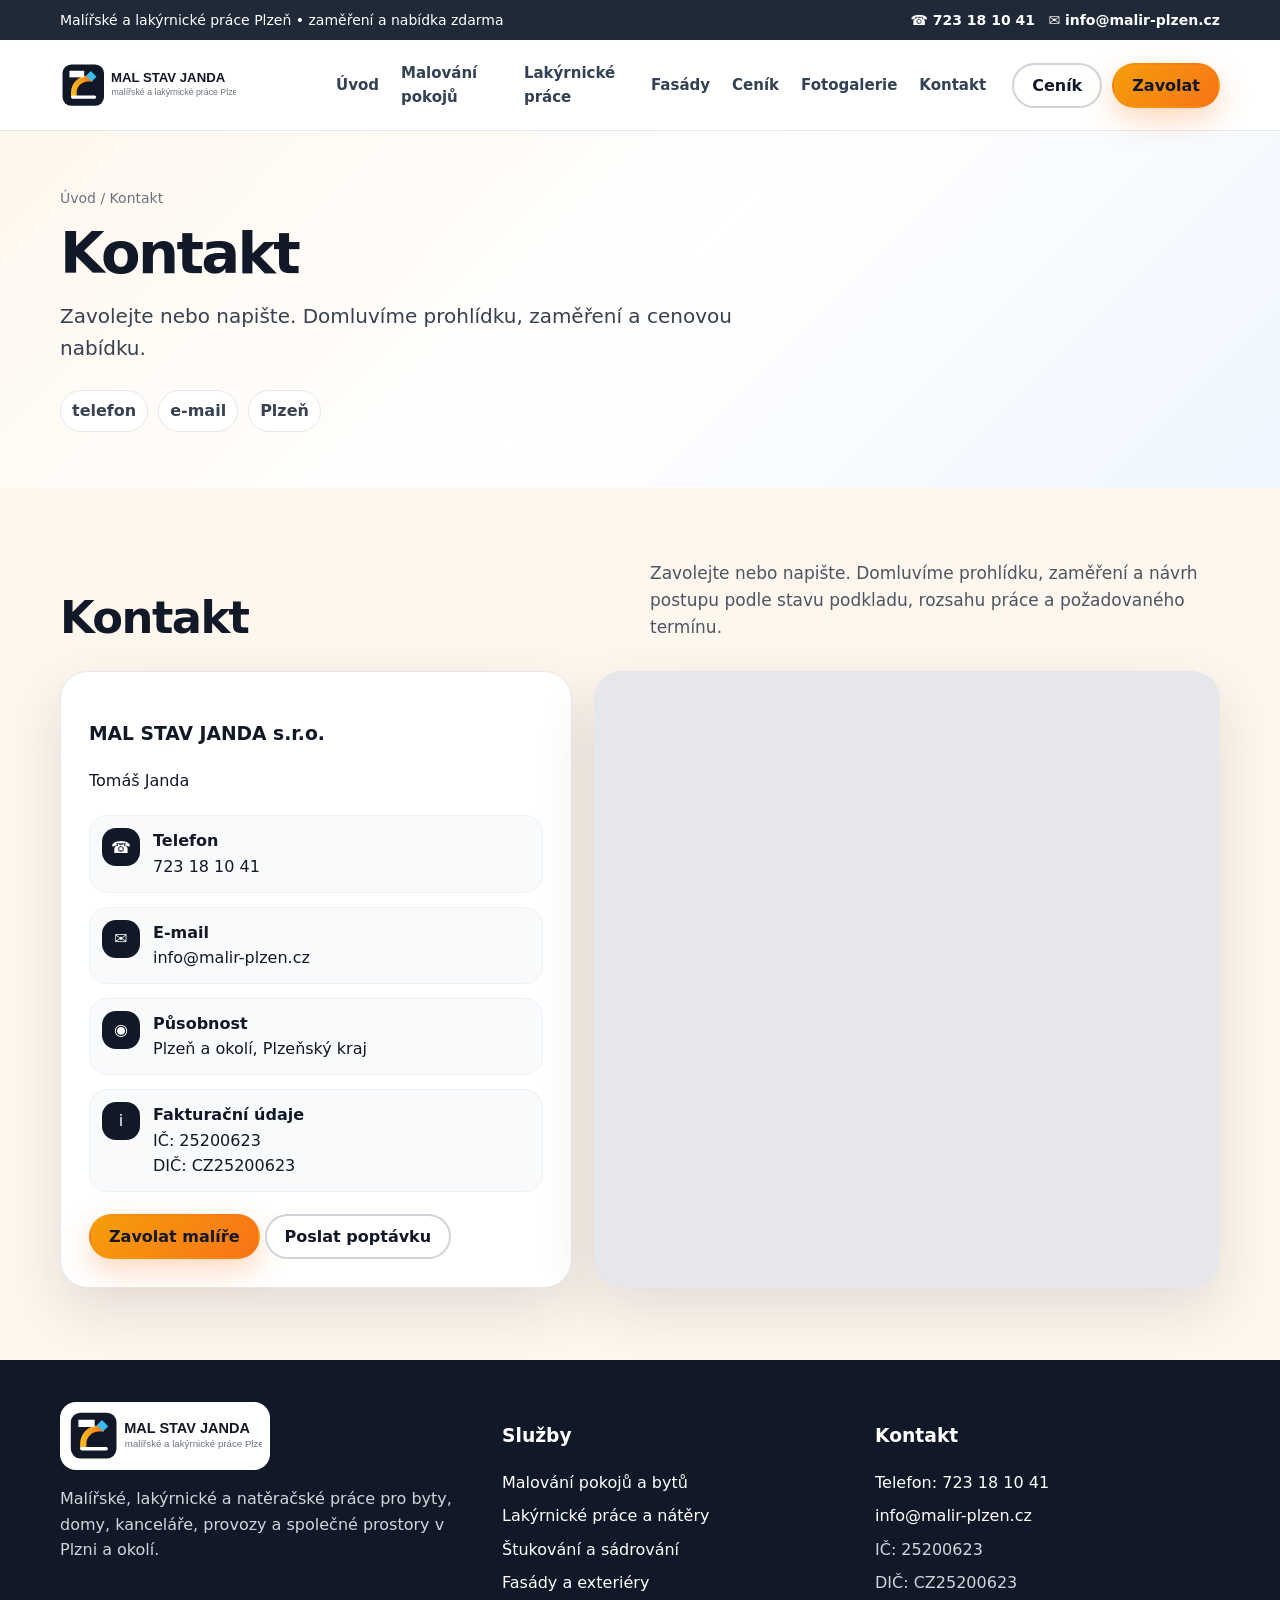
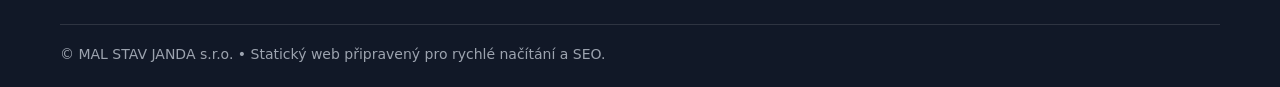
<file: kontakt.html>
<!doctype html>
<html lang="cs">
<head>
<meta charset="utf-8">
<meta name="viewport" content="width=device-width, initial-scale=1">
<title>Kontakt | MAL STAV JANDA s.r.o. – malíř Plzeň</title>
<meta name="description" content="Kontakt na malíře v Plzni. MAL STAV JANDA s.r.o., Tomáš Janda, telefon 723 18 10 41, e-mail info@malir-plzen.cz.">
<link rel="canonical" href="https://www.malir-plzen.cz/kontakt.html">
<link rel="icon" href="/favicon.ico" sizes="any">
<link rel="icon" type="image/png" href="assets/img/favicon.png">
<meta property="og:title" content="Kontakt | MAL STAV JANDA s.r.o. – malíř Plzeň">
<meta property="og:description" content="Kontakt na malíře v Plzni. MAL STAV JANDA s.r.o., Tomáš Janda, telefon 723 18 10 41, e-mail info@malir-plzen.cz.">
<meta property="og:type" content="website">
<meta property="og:url" content="https://www.malir-plzen.cz/kontakt.html">
<meta property="og:image" content="https://www.malir-plzen.cz/assets/img/hero-malir.svg">
<link rel="preconnect" href="https://www.google.com">
<link rel="stylesheet" href="assets/css/style.css">
<script type="application/ld+json">
{
  "@context":"https://schema.org",
  "@type":"LocalBusiness",
  "name":"MAL STAV JANDA s.r.o.",
  "url":"https://www.malir-plzen.cz",
  "telephone":"+420723181041",
  "email":"info@malir-plzen.cz",
  "areaServed":["Plzeň","Plzeňský kraj"],
  "description":"Malířské, lakýrnické a natěračské práce v Plzni a okolí. Malování bytů, kanceláří, provozů, štukování, sádrování a fasádní nátěry.",
  "priceRange":"Kč"
}
</script>
</head><body>
<div class="topbar"><div class="container">
  <div>Malířské a lakýrnické práce Plzeň • zaměření a nabídka zdarma</div>
  <div><a href="tel:+420723181041">☎ 723 18 10 41</a> &nbsp; <a href="mailto:info@malir-plzen.cz">✉ info@malir-plzen.cz</a></div>
</div></div>
<header class="header">
  <div class="container nav">
    <a class="logo" href="index.html" aria-label="MAL STAV JANDA"><img src="assets/img/logo.svg" alt="MAL STAV JANDA - malíři Plzeň"></a>
    <nav class="menu">
<a href="index.html">Úvod</a>
<a href="malovani-pokoju-plzen.html">Malování pokojů</a>
<a href="lakyrnicke-prace-plzen.html">Lakýrnické práce</a>
<a href="fasady-natery-plzen.html">Fasády</a>
<a href="cenik.html">Ceník</a>
<a href="galerie.html">Fotogalerie</a>
<a href="kontakt.html">Kontakt</a>
</nav>
    <div class="nav-cta"><a class="btn secondary" href="cenik.html">Ceník</a><a class="btn primary" href="tel:+420723181041">Zavolat</a><button class="mobile-toggle" aria-label="Menu">☰</button></div>
  </div>
</header>
<main>
<section class="page-hero">
  <div class="container">
    <div class="breadcrumbs"><a href="index.html">Úvod</a> / Kontakt</div>
    <h1>Kontakt</h1>
    <p class="lead">Zavolejte nebo napište. Domluvíme prohlídku, zaměření a cenovou nabídku.</p>
    <div class="badges"><span class="badge">telefon</span><span class="badge">e-mail</span><span class="badge">Plzeň</span></div>
  </div>
</section>
<section class="section warm" id="kontakt">
  <div class="container">
    <div class="section-head">
      <h2>Kontakt</h2>
      <p>Zavolejte nebo napište. Domluvíme prohlídku, zaměření a návrh postupu podle stavu podkladu, rozsahu práce a požadovaného termínu.</p>
    </div>
    <div class="contact-grid">
      <div class="contact-card">
        <h3>MAL STAV JANDA s.r.o.</h3>
        <p>Tomáš Janda</p>
        <div class="contact-list">
          <a class="contact-item" href="tel:+420723181041"><span class="ci">☎</span><span><strong>Telefon</strong><br>723 18 10 41</span></a>
          <a class="contact-item" href="mailto:info@malir-plzen.cz"><span class="ci">✉</span><span><strong>E-mail</strong><br>info@malir-plzen.cz</span></a>
          <div class="contact-item"><span class="ci">◉</span><span><strong>Působnost</strong><br>Plzeň a okolí, Plzeňský kraj</span></div>
          <div class="contact-item"><span class="ci">i</span><span><strong>Fakturační údaje</strong><br>IČ: 25200623<br>DIČ: CZ25200623</span></div>
        </div>
        <a class="btn primary" href="tel:+420723181041">Zavolat malíře</a>
        <a class="btn secondary" href="mailto:info@malir-plzen.cz">Poslat poptávku</a>
      </div>
      <div class="map-wrap">
        <iframe loading="lazy" referrerpolicy="no-referrer-when-downgrade" src="https://www.google.com/maps?q=MAL%20STAV%20JANDA%20s.r.o.%20Plze%C5%88&output=embed" title="Mapa - MAL STAV JANDA Plzeň"></iframe>
      </div>
    </div>
  </div>
</section>
</main><footer class="footer">
<div class="container">
  <div class="footer-grid">
    <div>
      <img src="assets/img/logo.svg" alt="MAL STAV JANDA" style="width:210px;background:#fff;border-radius:16px;padding:8px">
      <p>Malířské, lakýrnické a natěračské práce pro byty, domy, kanceláře, provozy a společné prostory v Plzni a okolí.</p>
    </div>
    <div>
      <h3>Služby</h3>
      <ul>
        <li><a href="malovani-pokoju-plzen.html">Malování pokojů a bytů</a></li>
        <li><a href="lakyrnicke-prace-plzen.html">Lakýrnické práce a nátěry</a></li>
        <li><a href="stukovani-sadrovani-plzen.html">Štukování a sádrování</a></li>
        <li><a href="fasady-natery-plzen.html">Fasády a exteriéry</a></li>
      </ul>
    </div>
    <div>
      <h3>Kontakt</h3>
      <ul>
        <li><a href="tel:+420723181041">Telefon: 723 18 10 41</a></li>
        <li><a href="mailto:info@malir-plzen.cz">info@malir-plzen.cz</a></li>
        <li>IČ: 25200623</li>
        <li>DIČ: CZ25200623</li>
      </ul>
    </div>
  </div>
  <div class="copyright">© MAL STAV JANDA s.r.o. • Statický web připravený pro rychlé načítání a SEO.</div>
</div>
</footer>
<script src="assets/js/main.js"></script>
</body></html>
</file>
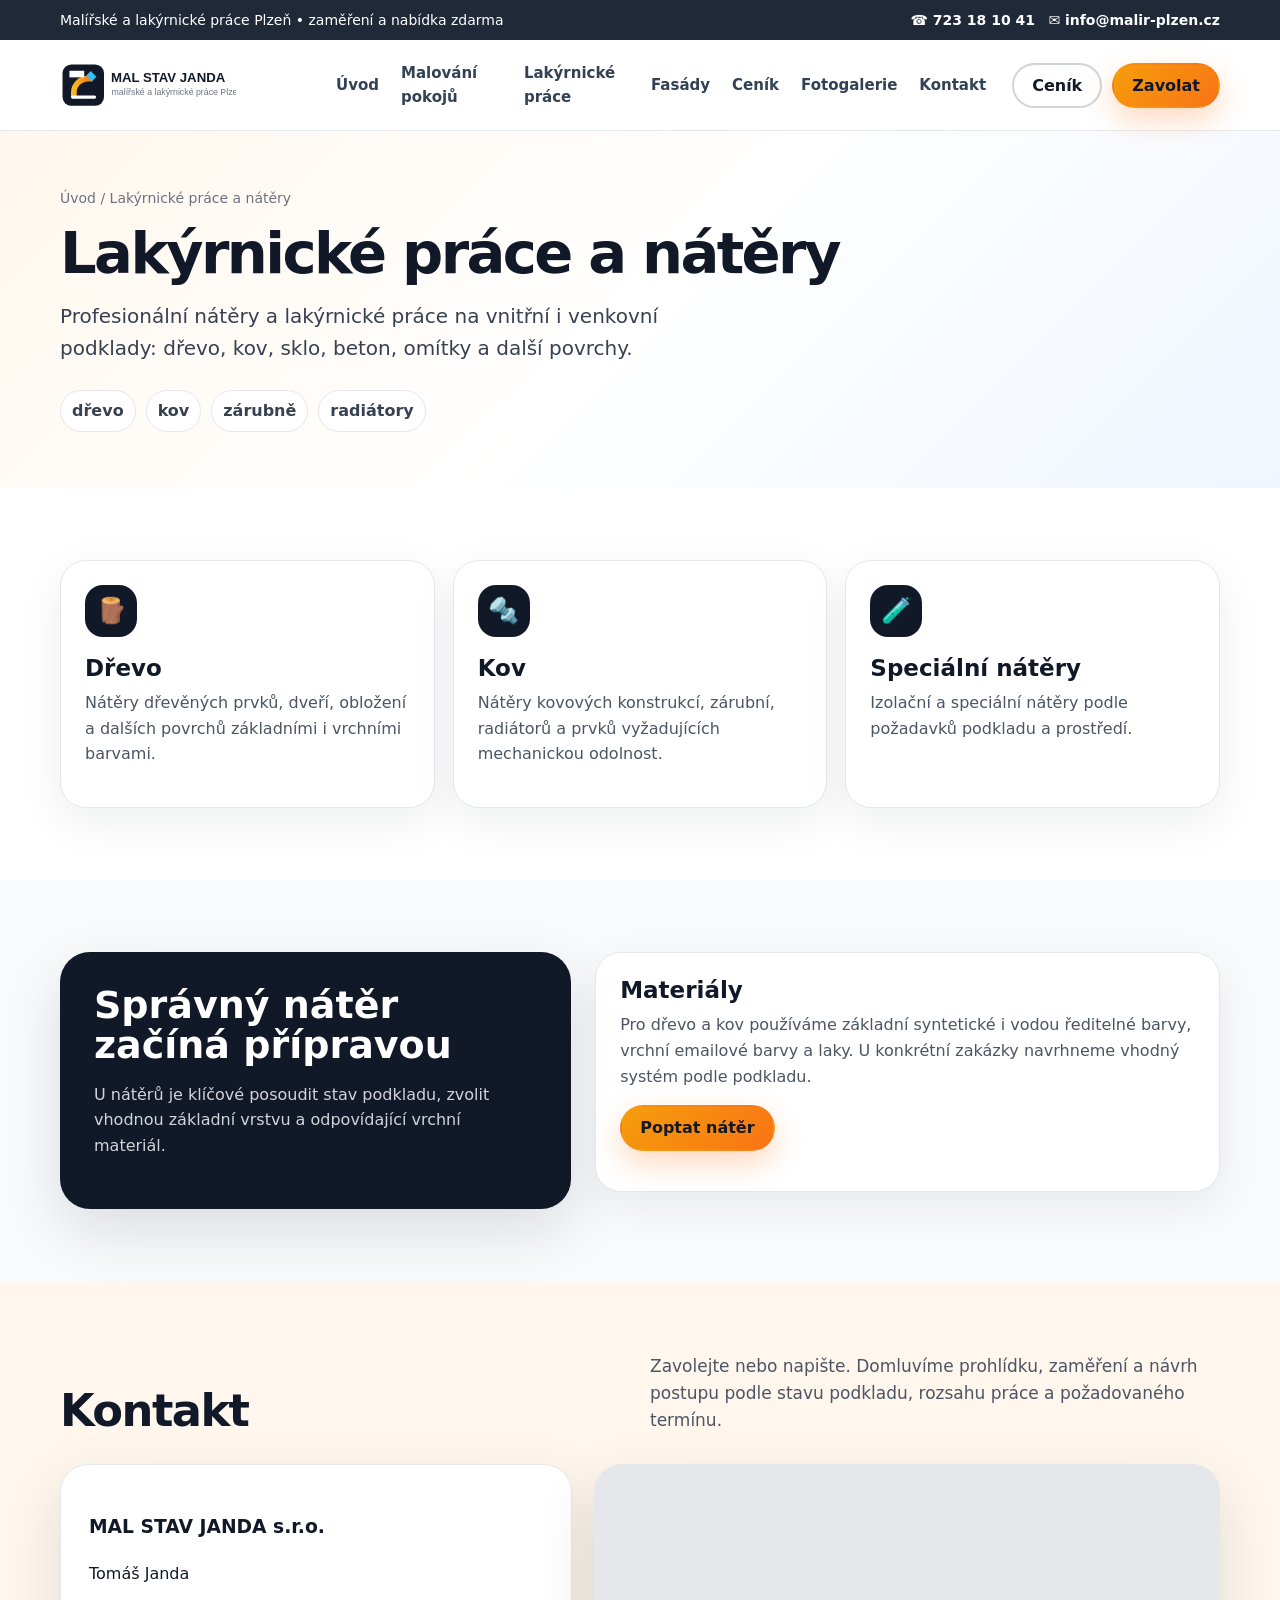
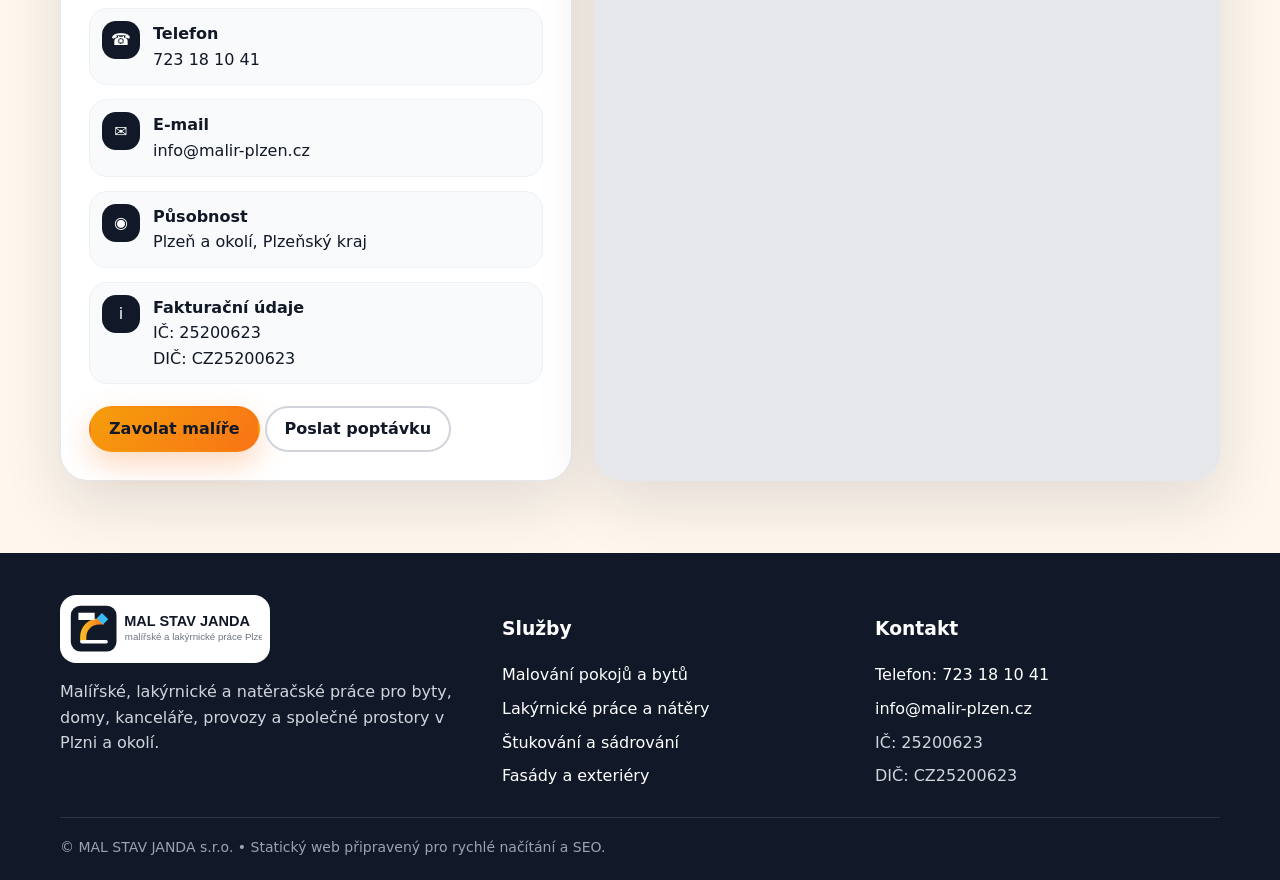
<file: lakyrnicke-prace-plzen.html>
<!doctype html>
<html lang="cs">
<head>
<meta charset="utf-8">
<meta name="viewport" content="width=device-width, initial-scale=1">
<title>Lakýrnické práce Plzeň | nátěry dřeva, kovu, dveří a zárubní</title>
<meta name="description" content="Lakýrnické a natěračské práce v Plzni. Nátěry dřeva, kovu, dveří, zárubní, radiátorů, konstrukcí a dalších podkladů.">
<link rel="canonical" href="https://www.malir-plzen.cz/lakyrnicke-prace-plzen.html">
<link rel="icon" href="/favicon.ico" sizes="any">
<link rel="icon" type="image/png" href="assets/img/favicon.png">
<meta property="og:title" content="Lakýrnické práce Plzeň | nátěry dřeva, kovu, dveří a zárubní">
<meta property="og:description" content="Lakýrnické a natěračské práce v Plzni. Nátěry dřeva, kovu, dveří, zárubní, radiátorů, konstrukcí a dalších podkladů.">
<meta property="og:type" content="website">
<meta property="og:url" content="https://www.malir-plzen.cz/lakyrnicke-prace-plzen.html">
<meta property="og:image" content="https://www.malir-plzen.cz/assets/img/hero-malir.svg">
<link rel="preconnect" href="https://www.google.com">
<link rel="stylesheet" href="assets/css/style.css">
<script type="application/ld+json">
{
  "@context":"https://schema.org",
  "@type":"LocalBusiness",
  "name":"MAL STAV JANDA s.r.o.",
  "url":"https://www.malir-plzen.cz",
  "telephone":"+420723181041",
  "email":"info@malir-plzen.cz",
  "areaServed":["Plzeň","Plzeňský kraj"],
  "description":"Malířské, lakýrnické a natěračské práce v Plzni a okolí. Malování bytů, kanceláří, provozů, štukování, sádrování a fasádní nátěry.",
  "priceRange":"Kč"
}
</script>
</head><body>
<div class="topbar"><div class="container">
  <div>Malířské a lakýrnické práce Plzeň • zaměření a nabídka zdarma</div>
  <div><a href="tel:+420723181041">☎ 723 18 10 41</a> &nbsp; <a href="mailto:info@malir-plzen.cz">✉ info@malir-plzen.cz</a></div>
</div></div>
<header class="header">
  <div class="container nav">
    <a class="logo" href="index.html" aria-label="MAL STAV JANDA"><img src="assets/img/logo.svg" alt="MAL STAV JANDA - malíři Plzeň"></a>
    <nav class="menu">
<a href="index.html">Úvod</a>
<a href="malovani-pokoju-plzen.html">Malování pokojů</a>
<a href="lakyrnicke-prace-plzen.html">Lakýrnické práce</a>
<a href="fasady-natery-plzen.html">Fasády</a>
<a href="cenik.html">Ceník</a>
<a href="galerie.html">Fotogalerie</a>
<a href="kontakt.html">Kontakt</a>
</nav>
    <div class="nav-cta"><a class="btn secondary" href="cenik.html">Ceník</a><a class="btn primary" href="tel:+420723181041">Zavolat</a><button class="mobile-toggle" aria-label="Menu">☰</button></div>
  </div>
</header>
<main>
<section class="page-hero">
  <div class="container">
    <div class="breadcrumbs"><a href="index.html">Úvod</a> / Lakýrnické práce a nátěry</div>
    <h1>Lakýrnické práce a nátěry</h1>
    <p class="lead">Profesionální nátěry a lakýrnické práce na vnitřní i venkovní podklady: dřevo, kov, sklo, beton, omítky a další povrchy.</p>
    <div class="badges"><span class="badge">dřevo</span><span class="badge">kov</span><span class="badge">zárubně</span><span class="badge">radiátory</span></div>
  </div>
</section>
<section class="section"><div class="container grid cols-3">
     <div class="card"><div class="icon">🪵</div><h3>Dřevo</h3><p>Nátěry dřevěných prvků, dveří, obložení a dalších povrchů základními i vrchními barvami.</p></div>
     <div class="card"><div class="icon">🔩</div><h3>Kov</h3><p>Nátěry kovových konstrukcí, zárubní, radiátorů a prvků vyžadujících mechanickou odolnost.</p></div>
     <div class="card"><div class="icon">🧪</div><h3>Speciální nátěry</h3><p>Izolační a speciální nátěry podle požadavků podkladu a prostředí.</p></div>
     </div></section>
     <section class="section soft"><div class="container split"><div class="panel"><h2>Správný nátěr začíná přípravou</h2><p>U nátěrů je klíčové posoudit stav podkladu, zvolit vhodnou základní vrstvu a odpovídající vrchní materiál.</p></div>
     <div class="card"><h3>Materiály</h3><p>Pro dřevo a kov používáme základní syntetické i vodou ředitelné barvy, vrchní emailové barvy a laky. U konkrétní zakázky navrhneme vhodný systém podle podkladu.</p><p><a class="btn primary" href="kontakt.html">Poptat nátěr</a></p></div></div></section><section class="section warm" id="kontakt">
  <div class="container">
    <div class="section-head">
      <h2>Kontakt</h2>
      <p>Zavolejte nebo napište. Domluvíme prohlídku, zaměření a návrh postupu podle stavu podkladu, rozsahu práce a požadovaného termínu.</p>
    </div>
    <div class="contact-grid">
      <div class="contact-card">
        <h3>MAL STAV JANDA s.r.o.</h3>
        <p>Tomáš Janda</p>
        <div class="contact-list">
          <a class="contact-item" href="tel:+420723181041"><span class="ci">☎</span><span><strong>Telefon</strong><br>723 18 10 41</span></a>
          <a class="contact-item" href="mailto:info@malir-plzen.cz"><span class="ci">✉</span><span><strong>E-mail</strong><br>info@malir-plzen.cz</span></a>
          <div class="contact-item"><span class="ci">◉</span><span><strong>Působnost</strong><br>Plzeň a okolí, Plzeňský kraj</span></div>
          <div class="contact-item"><span class="ci">i</span><span><strong>Fakturační údaje</strong><br>IČ: 25200623<br>DIČ: CZ25200623</span></div>
        </div>
        <a class="btn primary" href="tel:+420723181041">Zavolat malíře</a>
        <a class="btn secondary" href="mailto:info@malir-plzen.cz">Poslat poptávku</a>
      </div>
      <div class="map-wrap">
        <iframe loading="lazy" referrerpolicy="no-referrer-when-downgrade" src="https://www.google.com/maps?q=MAL%20STAV%20JANDA%20s.r.o.%20Plze%C5%88&output=embed" title="Mapa - MAL STAV JANDA Plzeň"></iframe>
      </div>
    </div>
  </div>
</section>
</main><footer class="footer">
<div class="container">
  <div class="footer-grid">
    <div>
      <img src="assets/img/logo.svg" alt="MAL STAV JANDA" style="width:210px;background:#fff;border-radius:16px;padding:8px">
      <p>Malířské, lakýrnické a natěračské práce pro byty, domy, kanceláře, provozy a společné prostory v Plzni a okolí.</p>
    </div>
    <div>
      <h3>Služby</h3>
      <ul>
        <li><a href="malovani-pokoju-plzen.html">Malování pokojů a bytů</a></li>
        <li><a href="lakyrnicke-prace-plzen.html">Lakýrnické práce a nátěry</a></li>
        <li><a href="stukovani-sadrovani-plzen.html">Štukování a sádrování</a></li>
        <li><a href="fasady-natery-plzen.html">Fasády a exteriéry</a></li>
      </ul>
    </div>
    <div>
      <h3>Kontakt</h3>
      <ul>
        <li><a href="tel:+420723181041">Telefon: 723 18 10 41</a></li>
        <li><a href="mailto:info@malir-plzen.cz">info@malir-plzen.cz</a></li>
        <li>IČ: 25200623</li>
        <li>DIČ: CZ25200623</li>
      </ul>
    </div>
  </div>
  <div class="copyright">© MAL STAV JANDA s.r.o. • Statický web připravený pro rychlé načítání a SEO.</div>
</div>
</footer>
<script src="assets/js/main.js"></script>
</body></html>
</file>
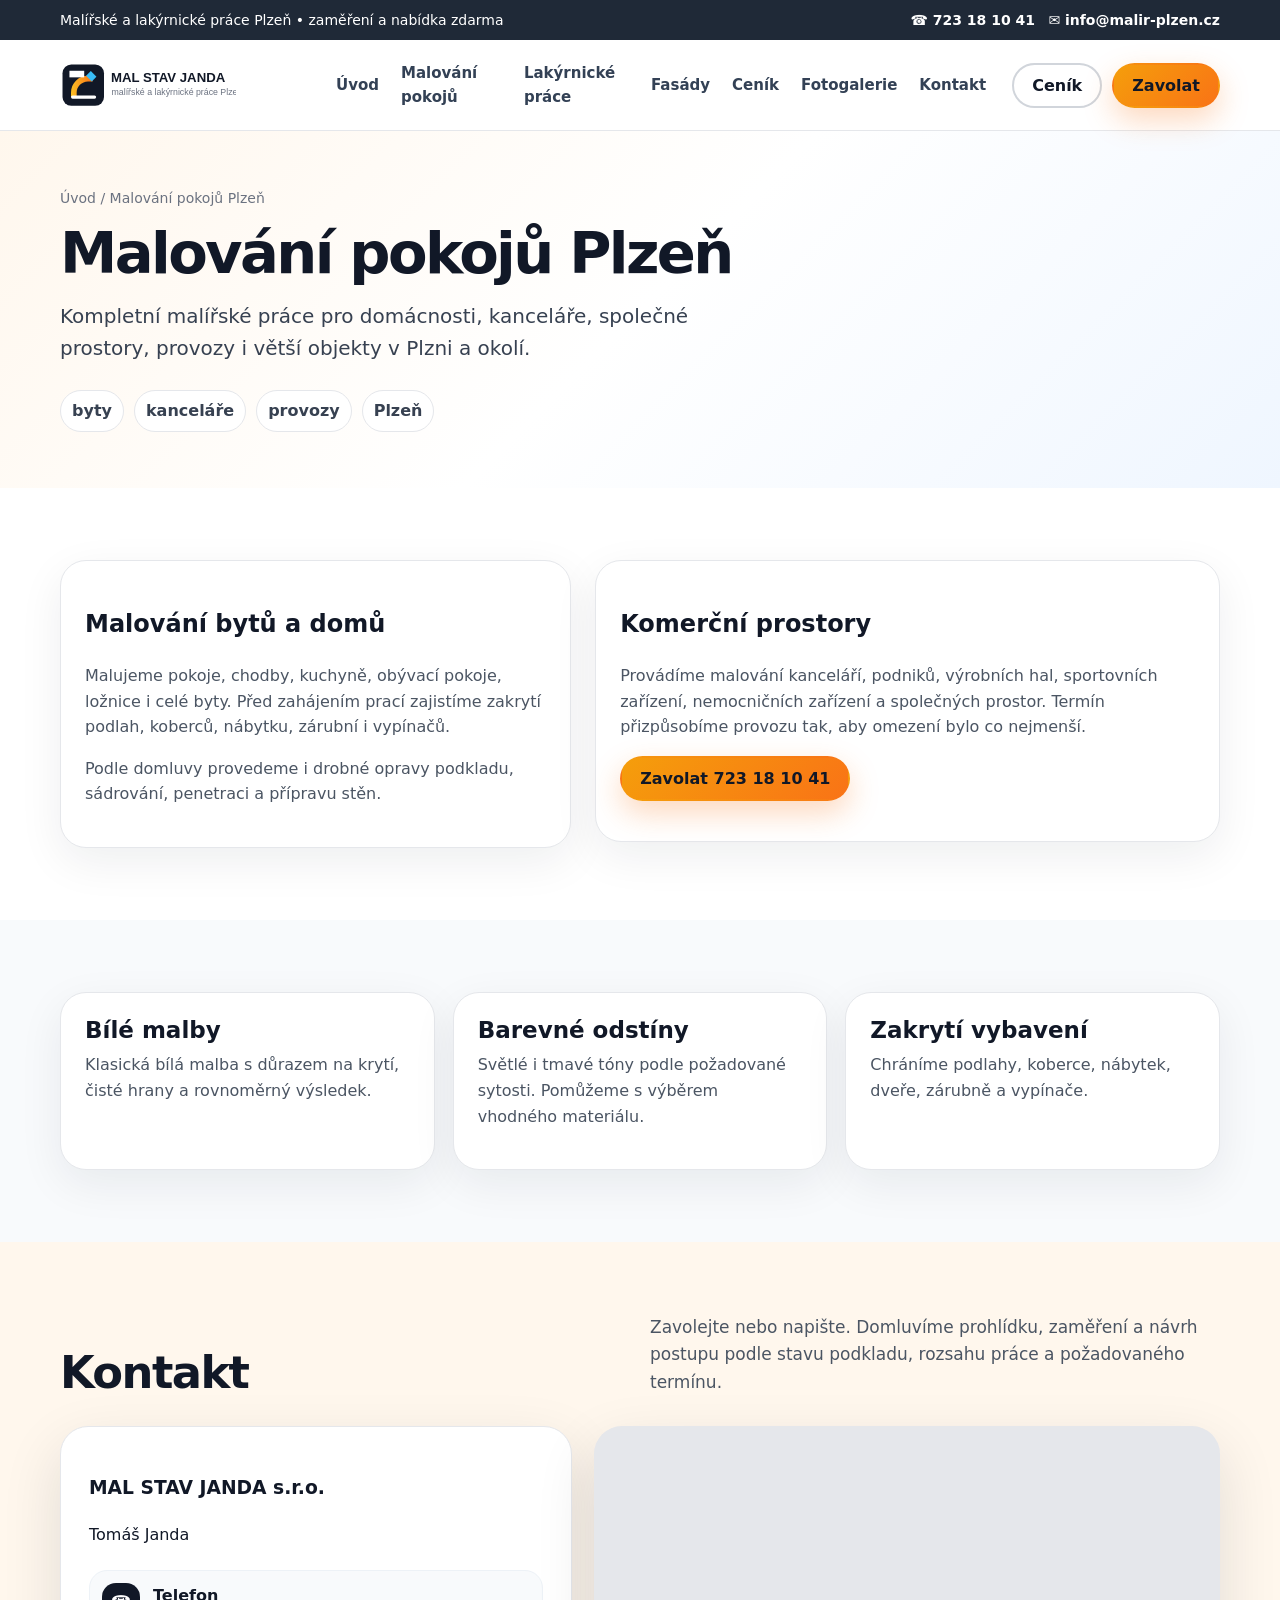
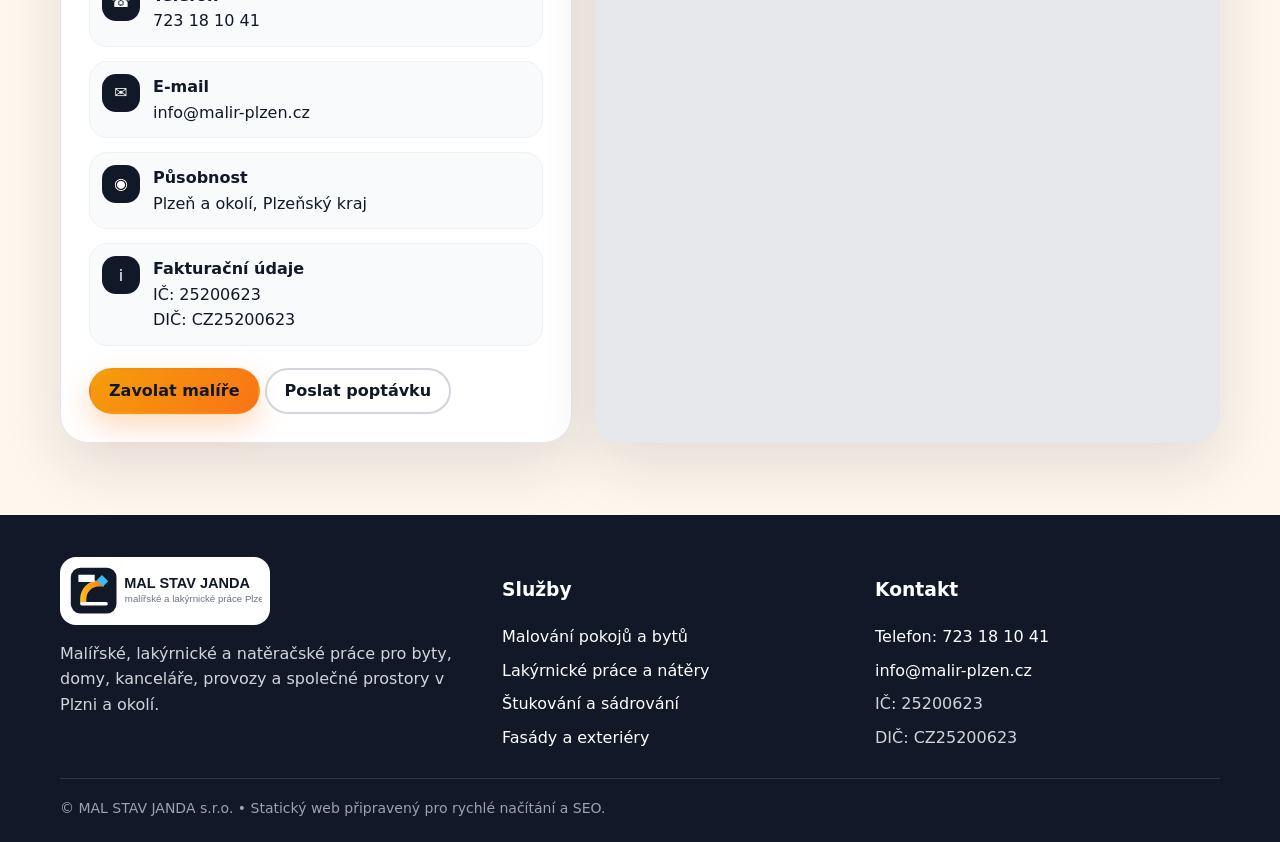
<file: malovani-pokoju-plzen.html>
<!doctype html>
<html lang="cs">
<head>
<meta charset="utf-8">
<meta name="viewport" content="width=device-width, initial-scale=1">
<title>Malování pokojů Plzeň | byty, domy, kanceláře a provozy</title>
<meta name="description" content="Malování pokojů, bytů, domů, kanceláří a komerčních prostor v Plzni. Bílé i barevné malby, zakrytí vybavení a nabídka zdarma.">
<link rel="canonical" href="https://www.malir-plzen.cz/malovani-pokoju-plzen.html">
<link rel="icon" href="/favicon.ico" sizes="any">
<link rel="icon" type="image/png" href="assets/img/favicon.png">
<meta property="og:title" content="Malování pokojů Plzeň | byty, domy, kanceláře a provozy">
<meta property="og:description" content="Malování pokojů, bytů, domů, kanceláří a komerčních prostor v Plzni. Bílé i barevné malby, zakrytí vybavení a nabídka zdarma.">
<meta property="og:type" content="website">
<meta property="og:url" content="https://www.malir-plzen.cz/malovani-pokoju-plzen.html">
<meta property="og:image" content="https://www.malir-plzen.cz/assets/img/hero-malir.svg">
<link rel="preconnect" href="https://www.google.com">
<link rel="stylesheet" href="assets/css/style.css">
<script type="application/ld+json">
{
  "@context":"https://schema.org",
  "@type":"LocalBusiness",
  "name":"MAL STAV JANDA s.r.o.",
  "url":"https://www.malir-plzen.cz",
  "telephone":"+420723181041",
  "email":"info@malir-plzen.cz",
  "areaServed":["Plzeň","Plzeňský kraj"],
  "description":"Malířské, lakýrnické a natěračské práce v Plzni a okolí. Malování bytů, kanceláří, provozů, štukování, sádrování a fasádní nátěry.",
  "priceRange":"Kč"
}
</script>
</head><body>
<div class="topbar"><div class="container">
  <div>Malířské a lakýrnické práce Plzeň • zaměření a nabídka zdarma</div>
  <div><a href="tel:+420723181041">☎ 723 18 10 41</a> &nbsp; <a href="mailto:info@malir-plzen.cz">✉ info@malir-plzen.cz</a></div>
</div></div>
<header class="header">
  <div class="container nav">
    <a class="logo" href="index.html" aria-label="MAL STAV JANDA"><img src="assets/img/logo.svg" alt="MAL STAV JANDA - malíři Plzeň"></a>
    <nav class="menu">
<a href="index.html">Úvod</a>
<a href="malovani-pokoju-plzen.html">Malování pokojů</a>
<a href="lakyrnicke-prace-plzen.html">Lakýrnické práce</a>
<a href="fasady-natery-plzen.html">Fasády</a>
<a href="cenik.html">Ceník</a>
<a href="galerie.html">Fotogalerie</a>
<a href="kontakt.html">Kontakt</a>
</nav>
    <div class="nav-cta"><a class="btn secondary" href="cenik.html">Ceník</a><a class="btn primary" href="tel:+420723181041">Zavolat</a><button class="mobile-toggle" aria-label="Menu">☰</button></div>
  </div>
</header>
<main>
<section class="page-hero">
  <div class="container">
    <div class="breadcrumbs"><a href="index.html">Úvod</a> / Malování pokojů Plzeň</div>
    <h1>Malování pokojů Plzeň</h1>
    <p class="lead">Kompletní malířské práce pro domácnosti, kanceláře, společné prostory, provozy i větší objekty v Plzni a okolí.</p>
    <div class="badges"><span class="badge">byty</span><span class="badge">kanceláře</span><span class="badge">provozy</span><span class="badge">Plzeň</span></div>
  </div>
</section>
<section class="section"><div class="container split">
     <div class="card"><h2>Malování bytů a domů</h2><p>Malujeme pokoje, chodby, kuchyně, obývací pokoje, ložnice i celé byty. Před zahájením prací zajistíme zakrytí podlah, koberců, nábytku, zárubní i vypínačů.</p><p>Podle domluvy provedeme i drobné opravy podkladu, sádrování, penetraci a přípravu stěn.</p></div>
     <div class="card" id="komercni"><h2>Komerční prostory</h2><p>Provádíme malování kanceláří, podniků, výrobních hal, sportovních zařízení, nemocničních zařízení a společných prostor. Termín přizpůsobíme provozu tak, aby omezení bylo co nejmenší.</p><p><a class="btn primary" href="tel:+420723181041">Zavolat 723 18 10 41</a></p></div>
     </div></section>
     <section class="section soft"><div class="container grid cols-3">
     <div class="card"><h3>Bílé malby</h3><p>Klasická bílá malba s důrazem na krytí, čisté hrany a rovnoměrný výsledek.</p></div>
     <div class="card"><h3>Barevné odstíny</h3><p>Světlé i tmavé tóny podle požadované sytosti. Pomůžeme s výběrem vhodného materiálu.</p></div>
     <div class="card"><h3>Zakrytí vybavení</h3><p>Chráníme podlahy, koberce, nábytek, dveře, zárubně a vypínače.</p></div>
     </div></section><section class="section warm" id="kontakt">
  <div class="container">
    <div class="section-head">
      <h2>Kontakt</h2>
      <p>Zavolejte nebo napište. Domluvíme prohlídku, zaměření a návrh postupu podle stavu podkladu, rozsahu práce a požadovaného termínu.</p>
    </div>
    <div class="contact-grid">
      <div class="contact-card">
        <h3>MAL STAV JANDA s.r.o.</h3>
        <p>Tomáš Janda</p>
        <div class="contact-list">
          <a class="contact-item" href="tel:+420723181041"><span class="ci">☎</span><span><strong>Telefon</strong><br>723 18 10 41</span></a>
          <a class="contact-item" href="mailto:info@malir-plzen.cz"><span class="ci">✉</span><span><strong>E-mail</strong><br>info@malir-plzen.cz</span></a>
          <div class="contact-item"><span class="ci">◉</span><span><strong>Působnost</strong><br>Plzeň a okolí, Plzeňský kraj</span></div>
          <div class="contact-item"><span class="ci">i</span><span><strong>Fakturační údaje</strong><br>IČ: 25200623<br>DIČ: CZ25200623</span></div>
        </div>
        <a class="btn primary" href="tel:+420723181041">Zavolat malíře</a>
        <a class="btn secondary" href="mailto:info@malir-plzen.cz">Poslat poptávku</a>
      </div>
      <div class="map-wrap">
        <iframe loading="lazy" referrerpolicy="no-referrer-when-downgrade" src="https://www.google.com/maps?q=MAL%20STAV%20JANDA%20s.r.o.%20Plze%C5%88&output=embed" title="Mapa - MAL STAV JANDA Plzeň"></iframe>
      </div>
    </div>
  </div>
</section>
</main><footer class="footer">
<div class="container">
  <div class="footer-grid">
    <div>
      <img src="assets/img/logo.svg" alt="MAL STAV JANDA" style="width:210px;background:#fff;border-radius:16px;padding:8px">
      <p>Malířské, lakýrnické a natěračské práce pro byty, domy, kanceláře, provozy a společné prostory v Plzni a okolí.</p>
    </div>
    <div>
      <h3>Služby</h3>
      <ul>
        <li><a href="malovani-pokoju-plzen.html">Malování pokojů a bytů</a></li>
        <li><a href="lakyrnicke-prace-plzen.html">Lakýrnické práce a nátěry</a></li>
        <li><a href="stukovani-sadrovani-plzen.html">Štukování a sádrování</a></li>
        <li><a href="fasady-natery-plzen.html">Fasády a exteriéry</a></li>
      </ul>
    </div>
    <div>
      <h3>Kontakt</h3>
      <ul>
        <li><a href="tel:+420723181041">Telefon: 723 18 10 41</a></li>
        <li><a href="mailto:info@malir-plzen.cz">info@malir-plzen.cz</a></li>
        <li>IČ: 25200623</li>
        <li>DIČ: CZ25200623</li>
      </ul>
    </div>
  </div>
  <div class="copyright">© MAL STAV JANDA s.r.o. • Statický web připravený pro rychlé načítání a SEO.</div>
</div>
</footer>
<script src="assets/js/main.js"></script>
</body></html>
</file>
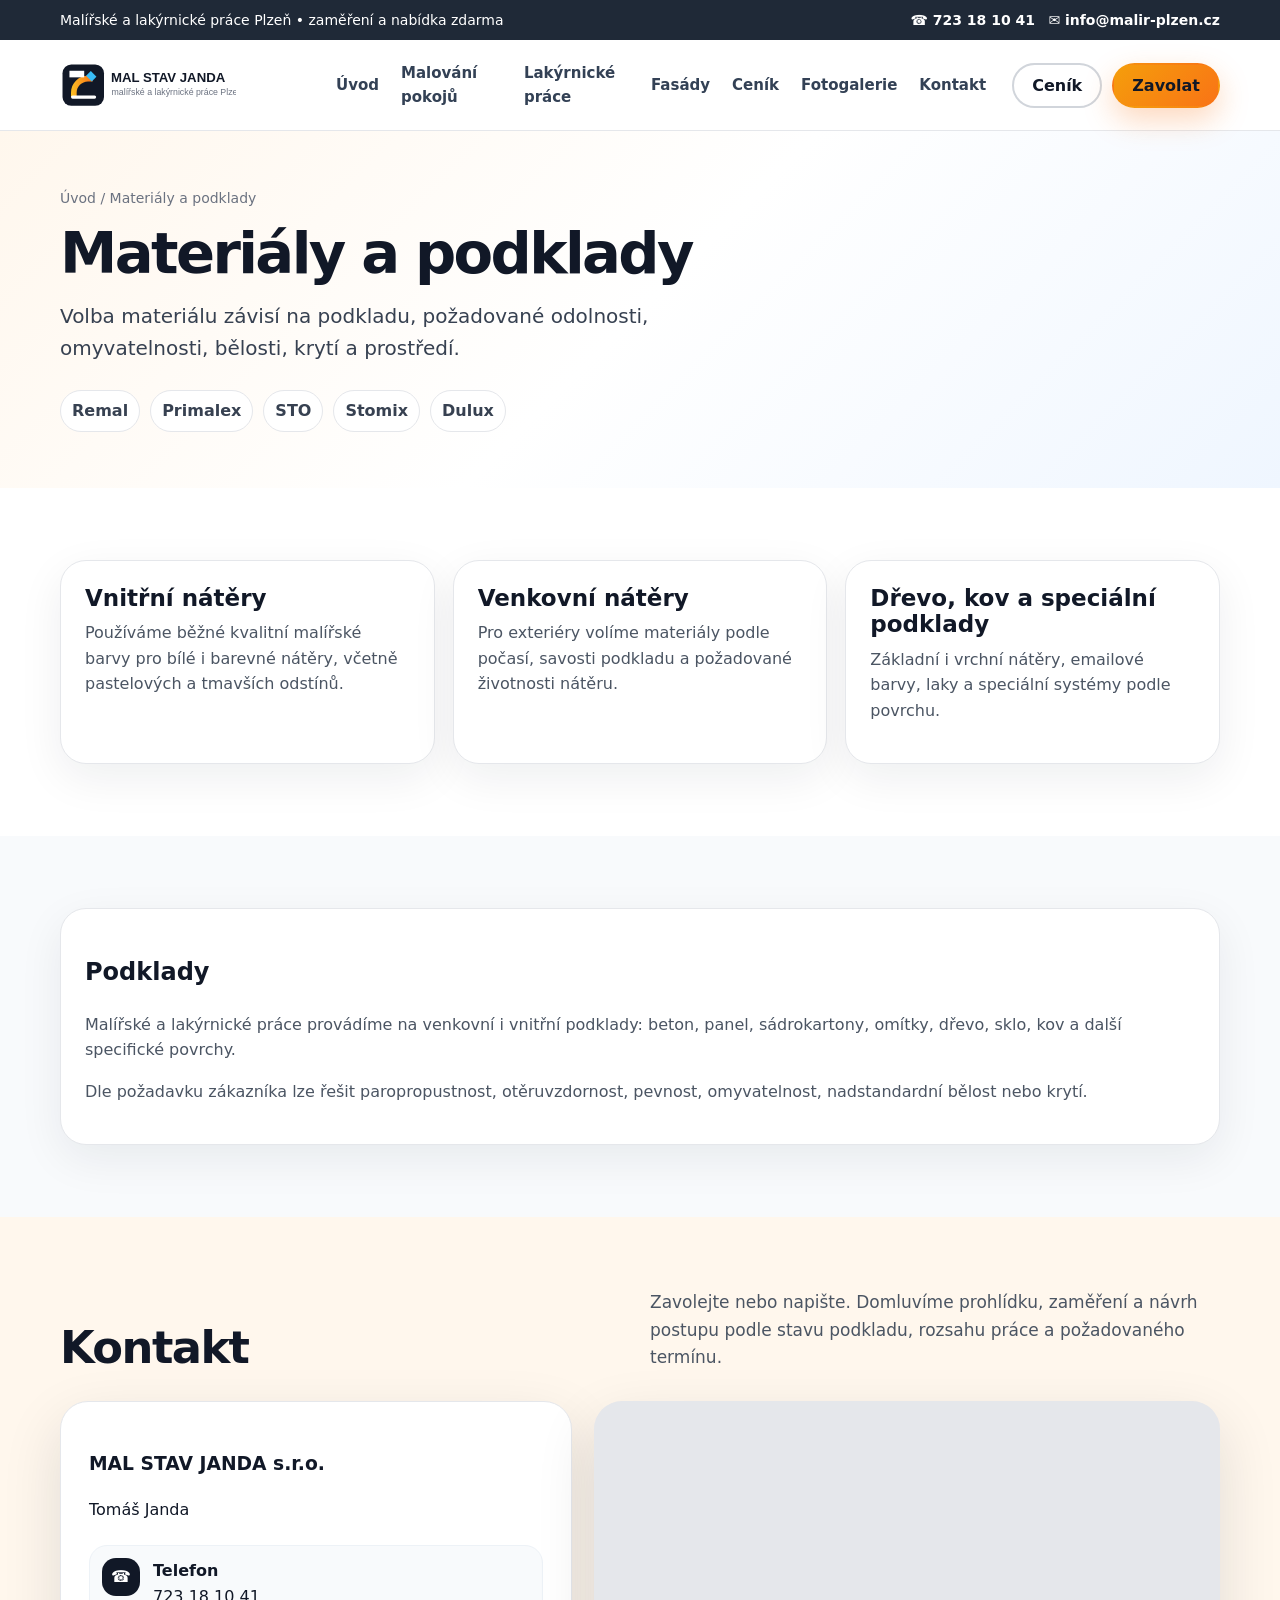
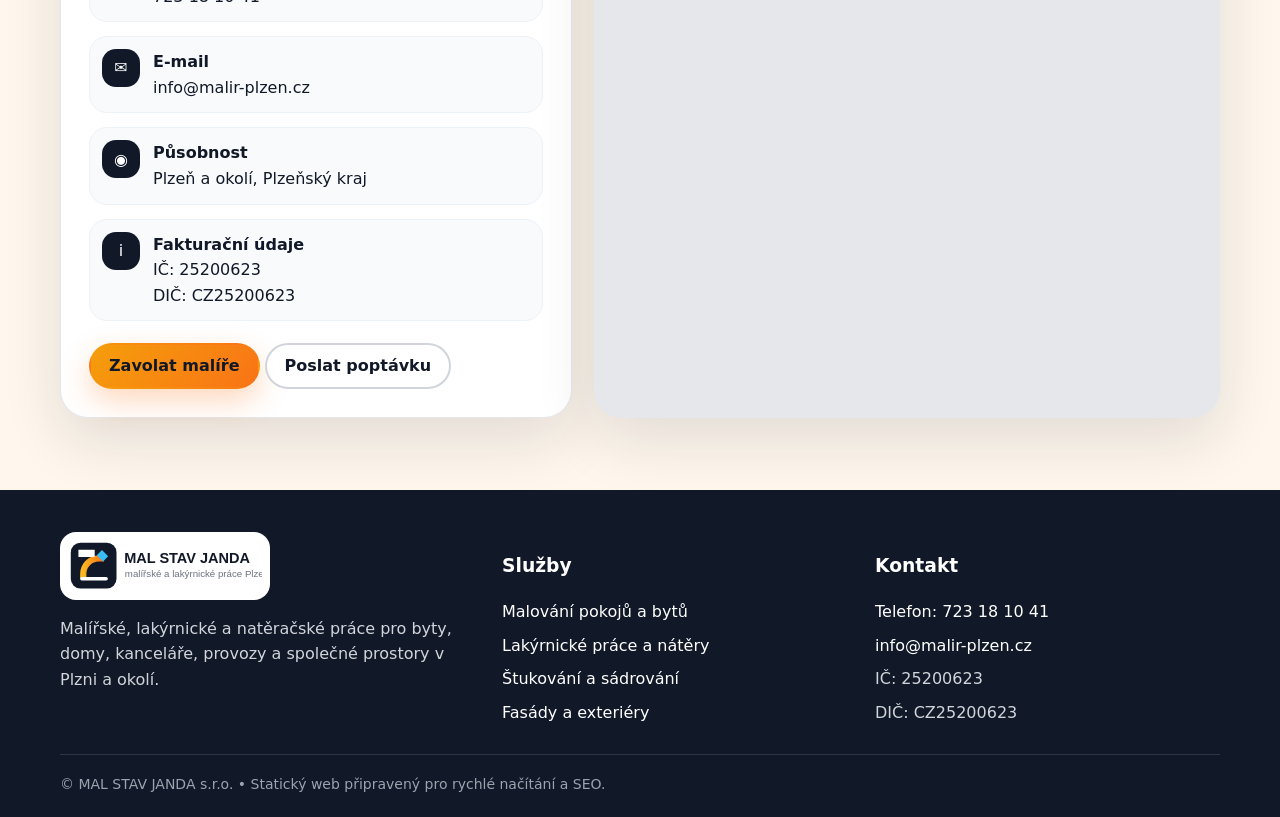
<file: materialy.html>
<!doctype html>
<html lang="cs">
<head>
<meta charset="utf-8">
<meta name="viewport" content="width=device-width, initial-scale=1">
<title>Materiály pro malířské práce | MAL STAV JANDA Plzeň</title>
<meta name="description" content="Přehled podkladů a materiálů pro malířské, lakýrnické a natěračské práce. Vnitřní i venkovní nátěry, dřevo, kov, beton, omítky.">
<link rel="canonical" href="https://www.malir-plzen.cz/materialy.html">
<link rel="icon" href="/favicon.ico" sizes="any">
<link rel="icon" type="image/png" href="assets/img/favicon.png">
<meta property="og:title" content="Materiály pro malířské práce | MAL STAV JANDA Plzeň">
<meta property="og:description" content="Přehled podkladů a materiálů pro malířské, lakýrnické a natěračské práce. Vnitřní i venkovní nátěry, dřevo, kov, beton, omítky.">
<meta property="og:type" content="website">
<meta property="og:url" content="https://www.malir-plzen.cz/materialy.html">
<meta property="og:image" content="https://www.malir-plzen.cz/assets/img/hero-malir.svg">
<link rel="preconnect" href="https://www.google.com">
<link rel="stylesheet" href="assets/css/style.css">
<script type="application/ld+json">
{
  "@context":"https://schema.org",
  "@type":"LocalBusiness",
  "name":"MAL STAV JANDA s.r.o.",
  "url":"https://www.malir-plzen.cz",
  "telephone":"+420723181041",
  "email":"info@malir-plzen.cz",
  "areaServed":["Plzeň","Plzeňský kraj"],
  "description":"Malířské, lakýrnické a natěračské práce v Plzni a okolí. Malování bytů, kanceláří, provozů, štukování, sádrování a fasádní nátěry.",
  "priceRange":"Kč"
}
</script>
</head><body>
<div class="topbar"><div class="container">
  <div>Malířské a lakýrnické práce Plzeň • zaměření a nabídka zdarma</div>
  <div><a href="tel:+420723181041">☎ 723 18 10 41</a> &nbsp; <a href="mailto:info@malir-plzen.cz">✉ info@malir-plzen.cz</a></div>
</div></div>
<header class="header">
  <div class="container nav">
    <a class="logo" href="index.html" aria-label="MAL STAV JANDA"><img src="assets/img/logo.svg" alt="MAL STAV JANDA - malíři Plzeň"></a>
    <nav class="menu">
<a href="index.html">Úvod</a>
<a href="malovani-pokoju-plzen.html">Malování pokojů</a>
<a href="lakyrnicke-prace-plzen.html">Lakýrnické práce</a>
<a href="fasady-natery-plzen.html">Fasády</a>
<a href="cenik.html">Ceník</a>
<a href="galerie.html">Fotogalerie</a>
<a href="kontakt.html">Kontakt</a>
</nav>
    <div class="nav-cta"><a class="btn secondary" href="cenik.html">Ceník</a><a class="btn primary" href="tel:+420723181041">Zavolat</a><button class="mobile-toggle" aria-label="Menu">☰</button></div>
  </div>
</header>
<main>
<section class="page-hero">
  <div class="container">
    <div class="breadcrumbs"><a href="index.html">Úvod</a> / Materiály a podklady</div>
    <h1>Materiály a podklady</h1>
    <p class="lead">Volba materiálu závisí na podkladu, požadované odolnosti, omyvatelnosti, bělosti, krytí a prostředí.</p>
    <div class="badges"><span class="badge">Remal</span><span class="badge">Primalex</span><span class="badge">STO</span><span class="badge">Stomix</span><span class="badge">Dulux</span></div>
  </div>
</section>
<section class="section"><div class="container grid cols-3">
     <div class="card"><h3>Vnitřní nátěry</h3><p>Používáme běžné kvalitní malířské barvy pro bílé i barevné nátěry, včetně pastelových a tmavších odstínů.</p></div>
     <div class="card"><h3>Venkovní nátěry</h3><p>Pro exteriéry volíme materiály podle počasí, savosti podkladu a požadované životnosti nátěru.</p></div>
     <div class="card"><h3>Dřevo, kov a speciální podklady</h3><p>Základní i vrchní nátěry, emailové barvy, laky a speciální systémy podle povrchu.</p></div>
     </div></section><section class="section soft"><div class="container"><div class="card"><h2>Podklady</h2><p>Malířské a lakýrnické práce provádíme na venkovní i vnitřní podklady: beton, panel, sádrokartony, omítky, dřevo, sklo, kov a další specifické povrchy.</p><p>Dle požadavku zákazníka lze řešit paropropustnost, otěruvzdornost, pevnost, omyvatelnost, nadstandardní bělost nebo krytí.</p></div></div></section><section class="section warm" id="kontakt">
  <div class="container">
    <div class="section-head">
      <h2>Kontakt</h2>
      <p>Zavolejte nebo napište. Domluvíme prohlídku, zaměření a návrh postupu podle stavu podkladu, rozsahu práce a požadovaného termínu.</p>
    </div>
    <div class="contact-grid">
      <div class="contact-card">
        <h3>MAL STAV JANDA s.r.o.</h3>
        <p>Tomáš Janda</p>
        <div class="contact-list">
          <a class="contact-item" href="tel:+420723181041"><span class="ci">☎</span><span><strong>Telefon</strong><br>723 18 10 41</span></a>
          <a class="contact-item" href="mailto:info@malir-plzen.cz"><span class="ci">✉</span><span><strong>E-mail</strong><br>info@malir-plzen.cz</span></a>
          <div class="contact-item"><span class="ci">◉</span><span><strong>Působnost</strong><br>Plzeň a okolí, Plzeňský kraj</span></div>
          <div class="contact-item"><span class="ci">i</span><span><strong>Fakturační údaje</strong><br>IČ: 25200623<br>DIČ: CZ25200623</span></div>
        </div>
        <a class="btn primary" href="tel:+420723181041">Zavolat malíře</a>
        <a class="btn secondary" href="mailto:info@malir-plzen.cz">Poslat poptávku</a>
      </div>
      <div class="map-wrap">
        <iframe loading="lazy" referrerpolicy="no-referrer-when-downgrade" src="https://www.google.com/maps?q=MAL%20STAV%20JANDA%20s.r.o.%20Plze%C5%88&output=embed" title="Mapa - MAL STAV JANDA Plzeň"></iframe>
      </div>
    </div>
  </div>
</section>
</main><footer class="footer">
<div class="container">
  <div class="footer-grid">
    <div>
      <img src="assets/img/logo.svg" alt="MAL STAV JANDA" style="width:210px;background:#fff;border-radius:16px;padding:8px">
      <p>Malířské, lakýrnické a natěračské práce pro byty, domy, kanceláře, provozy a společné prostory v Plzni a okolí.</p>
    </div>
    <div>
      <h3>Služby</h3>
      <ul>
        <li><a href="malovani-pokoju-plzen.html">Malování pokojů a bytů</a></li>
        <li><a href="lakyrnicke-prace-plzen.html">Lakýrnické práce a nátěry</a></li>
        <li><a href="stukovani-sadrovani-plzen.html">Štukování a sádrování</a></li>
        <li><a href="fasady-natery-plzen.html">Fasády a exteriéry</a></li>
      </ul>
    </div>
    <div>
      <h3>Kontakt</h3>
      <ul>
        <li><a href="tel:+420723181041">Telefon: 723 18 10 41</a></li>
        <li><a href="mailto:info@malir-plzen.cz">info@malir-plzen.cz</a></li>
        <li>IČ: 25200623</li>
        <li>DIČ: CZ25200623</li>
      </ul>
    </div>
  </div>
  <div class="copyright">© MAL STAV JANDA s.r.o. • Statický web připravený pro rychlé načítání a SEO.</div>
</div>
</footer>
<script src="assets/js/main.js"></script>
</body></html>
</file>
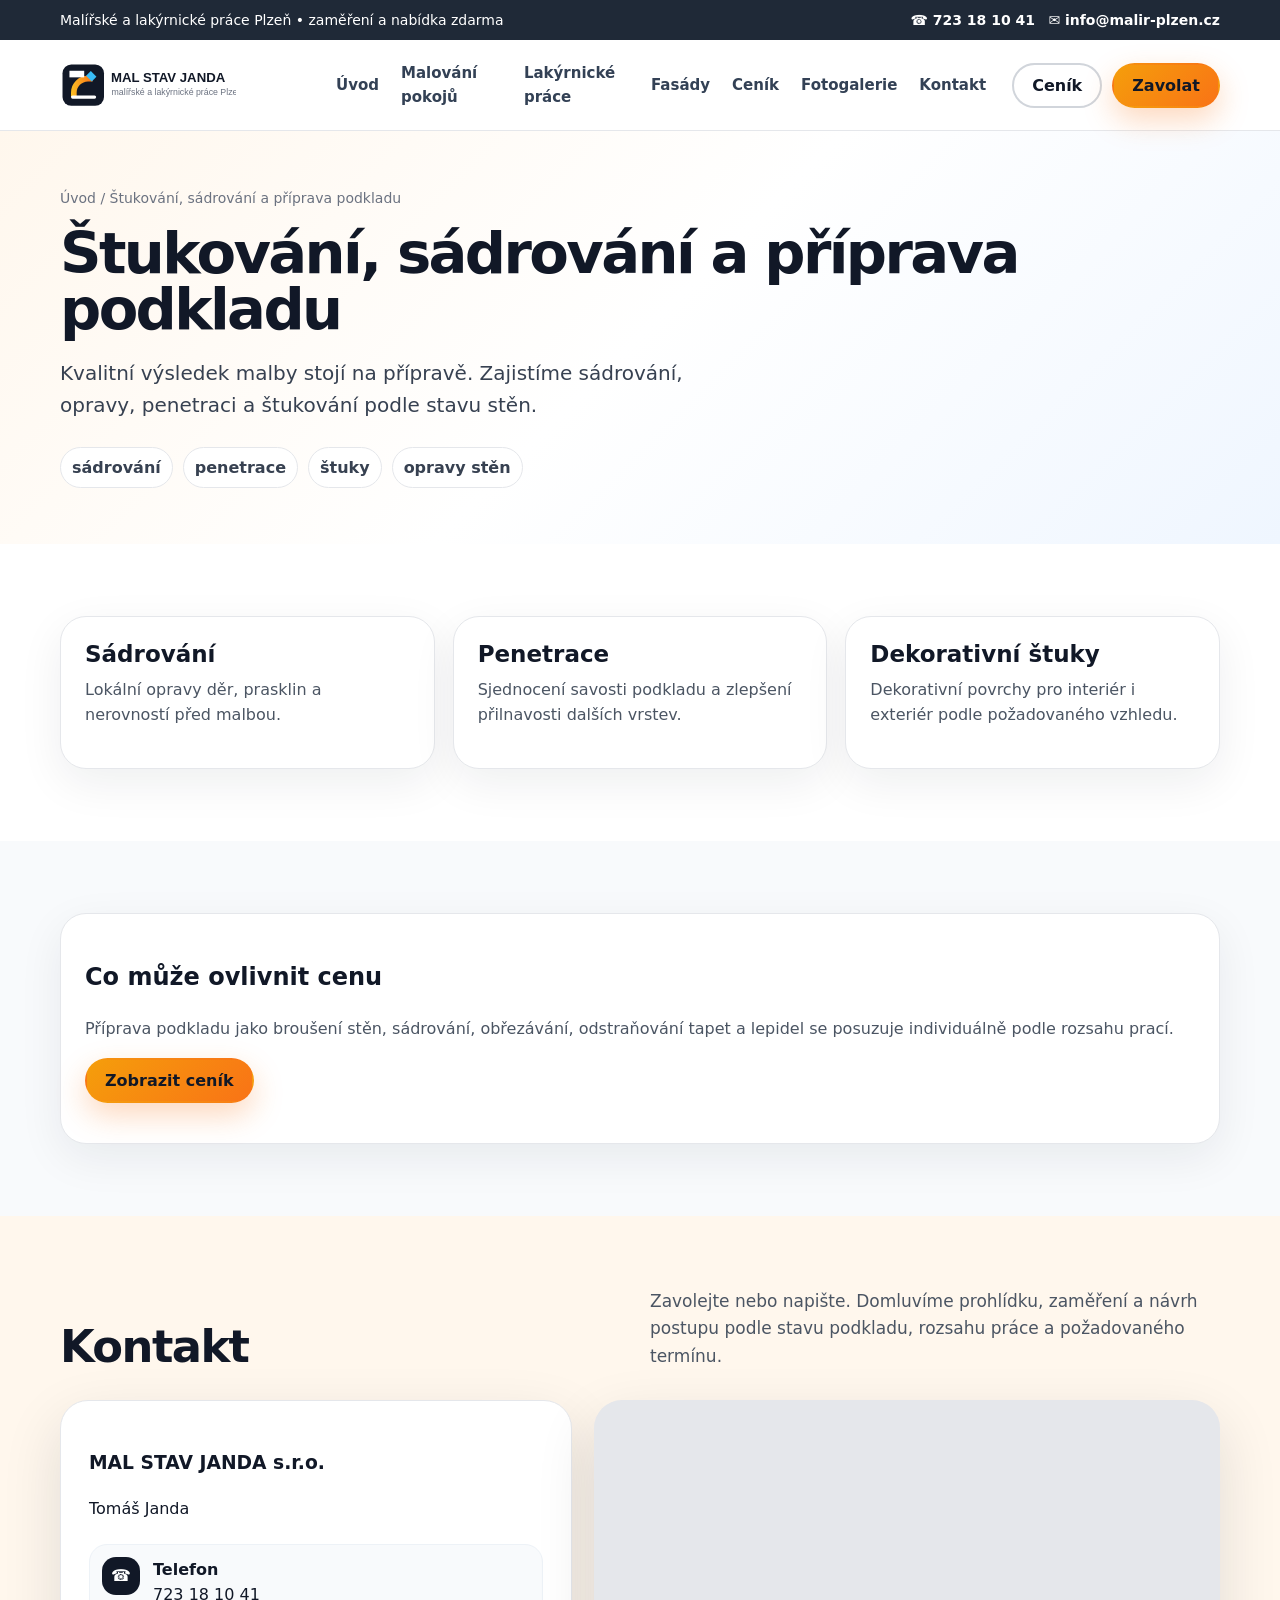
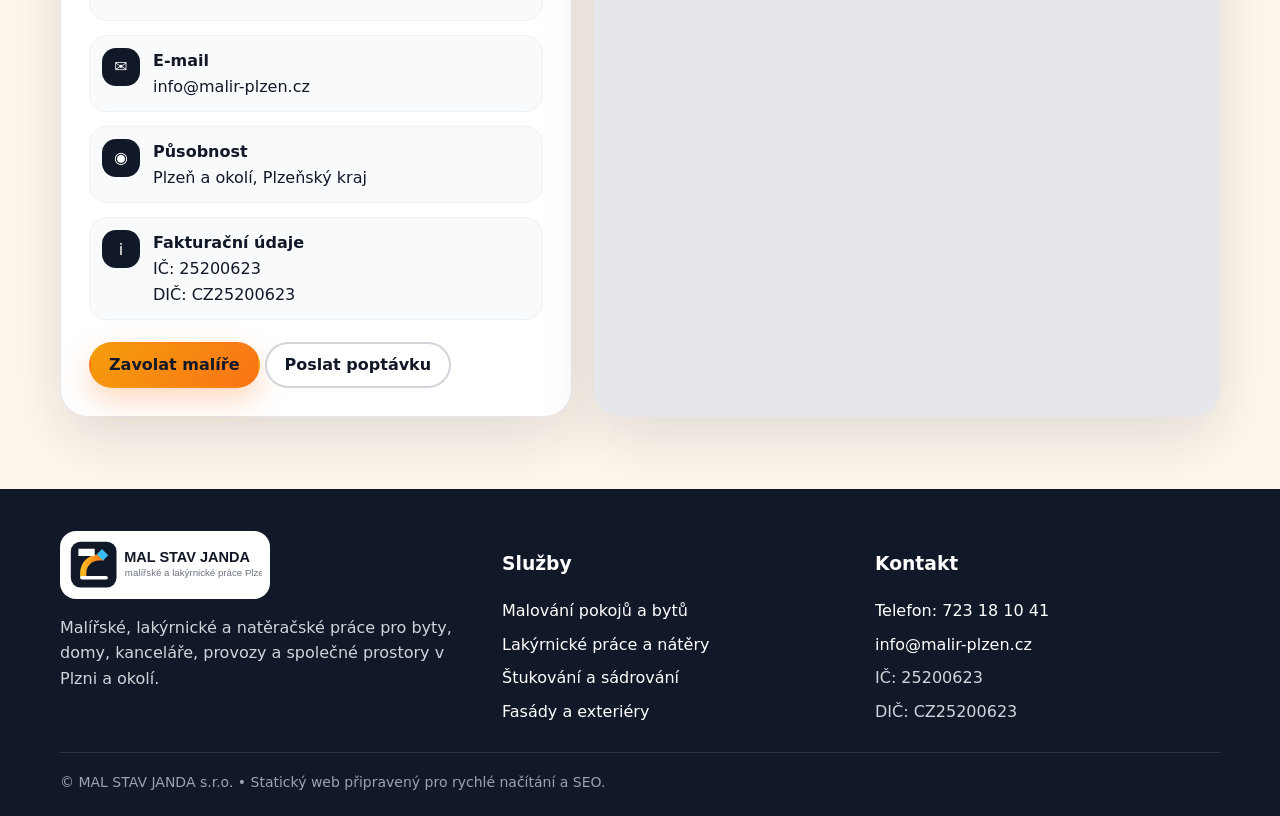
<file: stukovani-sadrovani-plzen.html>
<!doctype html>
<html lang="cs">
<head>
<meta charset="utf-8">
<meta name="viewport" content="width=device-width, initial-scale=1">
<title>Štukování a sádrování Plzeň | příprava stěn před malbou</title>
<meta name="description" content="Štukování, sádrování a příprava podkladu před malbou v Plzni. Opravy stěn, penetrace, lokální vysprávky a dekorativní štuky.">
<link rel="canonical" href="https://www.malir-plzen.cz/stukovani-sadrovani-plzen.html">
<link rel="icon" href="/favicon.ico" sizes="any">
<link rel="icon" type="image/png" href="assets/img/favicon.png">
<meta property="og:title" content="Štukování a sádrování Plzeň | příprava stěn před malbou">
<meta property="og:description" content="Štukování, sádrování a příprava podkladu před malbou v Plzni. Opravy stěn, penetrace, lokální vysprávky a dekorativní štuky.">
<meta property="og:type" content="website">
<meta property="og:url" content="https://www.malir-plzen.cz/stukovani-sadrovani-plzen.html">
<meta property="og:image" content="https://www.malir-plzen.cz/assets/img/hero-malir.svg">
<link rel="preconnect" href="https://www.google.com">
<link rel="stylesheet" href="assets/css/style.css">
<script type="application/ld+json">
{
  "@context":"https://schema.org",
  "@type":"LocalBusiness",
  "name":"MAL STAV JANDA s.r.o.",
  "url":"https://www.malir-plzen.cz",
  "telephone":"+420723181041",
  "email":"info@malir-plzen.cz",
  "areaServed":["Plzeň","Plzeňský kraj"],
  "description":"Malířské, lakýrnické a natěračské práce v Plzni a okolí. Malování bytů, kanceláří, provozů, štukování, sádrování a fasádní nátěry.",
  "priceRange":"Kč"
}
</script>
</head><body>
<div class="topbar"><div class="container">
  <div>Malířské a lakýrnické práce Plzeň • zaměření a nabídka zdarma</div>
  <div><a href="tel:+420723181041">☎ 723 18 10 41</a> &nbsp; <a href="mailto:info@malir-plzen.cz">✉ info@malir-plzen.cz</a></div>
</div></div>
<header class="header">
  <div class="container nav">
    <a class="logo" href="index.html" aria-label="MAL STAV JANDA"><img src="assets/img/logo.svg" alt="MAL STAV JANDA - malíři Plzeň"></a>
    <nav class="menu">
<a href="index.html">Úvod</a>
<a href="malovani-pokoju-plzen.html">Malování pokojů</a>
<a href="lakyrnicke-prace-plzen.html">Lakýrnické práce</a>
<a href="fasady-natery-plzen.html">Fasády</a>
<a href="cenik.html">Ceník</a>
<a href="galerie.html">Fotogalerie</a>
<a href="kontakt.html">Kontakt</a>
</nav>
    <div class="nav-cta"><a class="btn secondary" href="cenik.html">Ceník</a><a class="btn primary" href="tel:+420723181041">Zavolat</a><button class="mobile-toggle" aria-label="Menu">☰</button></div>
  </div>
</header>
<main>
<section class="page-hero">
  <div class="container">
    <div class="breadcrumbs"><a href="index.html">Úvod</a> / Štukování, sádrování a příprava podkladu</div>
    <h1>Štukování, sádrování a příprava podkladu</h1>
    <p class="lead">Kvalitní výsledek malby stojí na přípravě. Zajistíme sádrování, opravy, penetraci a štukování podle stavu stěn.</p>
    <div class="badges"><span class="badge">sádrování</span><span class="badge">penetrace</span><span class="badge">štuky</span><span class="badge">opravy stěn</span></div>
  </div>
</section>
<section class="section"><div class="container grid cols-3">
     <div class="card"><h3>Sádrování</h3><p>Lokální opravy děr, prasklin a nerovností před malbou.</p></div>
     <div class="card"><h3>Penetrace</h3><p>Sjednocení savosti podkladu a zlepšení přilnavosti dalších vrstev.</p></div>
     <div class="card"><h3>Dekorativní štuky</h3><p>Dekorativní povrchy pro interiér i exteriér podle požadovaného vzhledu.</p></div>
     </div></section><section class="section soft"><div class="container"><div class="card"><h2>Co může ovlivnit cenu</h2><p>Příprava podkladu jako broušení stěn, sádrování, obřezávání, odstraňování tapet a lepidel se posuzuje individuálně podle rozsahu prací.</p><p><a class="btn primary" href="cenik.html">Zobrazit ceník</a></p></div></div></section><section class="section warm" id="kontakt">
  <div class="container">
    <div class="section-head">
      <h2>Kontakt</h2>
      <p>Zavolejte nebo napište. Domluvíme prohlídku, zaměření a návrh postupu podle stavu podkladu, rozsahu práce a požadovaného termínu.</p>
    </div>
    <div class="contact-grid">
      <div class="contact-card">
        <h3>MAL STAV JANDA s.r.o.</h3>
        <p>Tomáš Janda</p>
        <div class="contact-list">
          <a class="contact-item" href="tel:+420723181041"><span class="ci">☎</span><span><strong>Telefon</strong><br>723 18 10 41</span></a>
          <a class="contact-item" href="mailto:info@malir-plzen.cz"><span class="ci">✉</span><span><strong>E-mail</strong><br>info@malir-plzen.cz</span></a>
          <div class="contact-item"><span class="ci">◉</span><span><strong>Působnost</strong><br>Plzeň a okolí, Plzeňský kraj</span></div>
          <div class="contact-item"><span class="ci">i</span><span><strong>Fakturační údaje</strong><br>IČ: 25200623<br>DIČ: CZ25200623</span></div>
        </div>
        <a class="btn primary" href="tel:+420723181041">Zavolat malíře</a>
        <a class="btn secondary" href="mailto:info@malir-plzen.cz">Poslat poptávku</a>
      </div>
      <div class="map-wrap">
        <iframe loading="lazy" referrerpolicy="no-referrer-when-downgrade" src="https://www.google.com/maps?q=MAL%20STAV%20JANDA%20s.r.o.%20Plze%C5%88&output=embed" title="Mapa - MAL STAV JANDA Plzeň"></iframe>
      </div>
    </div>
  </div>
</section>
</main><footer class="footer">
<div class="container">
  <div class="footer-grid">
    <div>
      <img src="assets/img/logo.svg" alt="MAL STAV JANDA" style="width:210px;background:#fff;border-radius:16px;padding:8px">
      <p>Malířské, lakýrnické a natěračské práce pro byty, domy, kanceláře, provozy a společné prostory v Plzni a okolí.</p>
    </div>
    <div>
      <h3>Služby</h3>
      <ul>
        <li><a href="malovani-pokoju-plzen.html">Malování pokojů a bytů</a></li>
        <li><a href="lakyrnicke-prace-plzen.html">Lakýrnické práce a nátěry</a></li>
        <li><a href="stukovani-sadrovani-plzen.html">Štukování a sádrování</a></li>
        <li><a href="fasady-natery-plzen.html">Fasády a exteriéry</a></li>
      </ul>
    </div>
    <div>
      <h3>Kontakt</h3>
      <ul>
        <li><a href="tel:+420723181041">Telefon: 723 18 10 41</a></li>
        <li><a href="mailto:info@malir-plzen.cz">info@malir-plzen.cz</a></li>
        <li>IČ: 25200623</li>
        <li>DIČ: CZ25200623</li>
      </ul>
    </div>
  </div>
  <div class="copyright">© MAL STAV JANDA s.r.o. • Statický web připravený pro rychlé načítání a SEO.</div>
</div>
</footer>
<script src="assets/js/main.js"></script>
</body></html>
</file>
<file: assets/css/style.css>
:root{
  --ink:#111827; --muted:#6b7280; --line:#e5e7eb; --cream:#fff7ed; --paper:#ffffff;
  --accent:#f59e0b; --accent2:#f97316; --blue:#0ea5e9; --dark:#1f2937; --green:#10b981;
  --shadow:0 22px 60px rgba(17,24,39,.12);
}
*{box-sizing:border-box}
html{scroll-behavior:smooth}
body{margin:0;font-family:Inter,system-ui,-apple-system,Segoe UI,Roboto,Arial,sans-serif;color:var(--ink);background:#fff;line-height:1.6}
a{color:inherit;text-decoration:none}
img{max-width:100%;display:block}
.container{width:min(1160px,calc(100% - 32px));margin-inline:auto}
.topbar{background:var(--dark);color:#fff;font-size:14px}
.topbar .container{display:flex;gap:22px;align-items:center;justify-content:space-between;padding:9px 0;flex-wrap:wrap}
.topbar a{color:#fff;font-weight:700}
.header{position:sticky;top:0;z-index:50;background:rgba(255,255,255,.94);backdrop-filter:blur(14px);border-bottom:1px solid var(--line)}
.nav{display:flex;align-items:center;justify-content:space-between;gap:24px;padding:13px 0}
.logo{display:flex;align-items:center;gap:12px;min-width:250px}
.logo img{width:176px;height:auto}
.menu{display:flex;align-items:center;gap:18px;font-weight:750;font-size:15px}
.menu a{padding:8px 2px;color:#334155}
.menu a:hover{color:var(--accent2)}
.nav-cta{display:flex;gap:10px;align-items:center}
.btn{display:inline-flex;align-items:center;justify-content:center;gap:8px;padding:12px 18px;border-radius:999px;font-weight:850;border:2px solid transparent;transition:.2s ease;line-height:1.1}
.btn.primary{background:linear-gradient(135deg,var(--accent),var(--accent2));color:#111827;box-shadow:0 12px 30px rgba(249,115,22,.28)}
.btn.primary:hover{transform:translateY(-1px);box-shadow:0 16px 36px rgba(249,115,22,.36)}
.btn.secondary{background:#fff;border-color:#d1d5db;color:#111827}
.btn.dark{background:#111827;color:#fff}
.mobile-toggle{display:none;background:#111827;color:#fff;border:0;border-radius:12px;padding:10px 12px;font-size:18px}
.hero{position:relative;overflow:hidden;background:radial-gradient(circle at 12% 10%,#fed7aa 0,transparent 30%),linear-gradient(135deg,#fff7ed 0%,#ffffff 45%,#eff6ff 100%);padding:72px 0 52px}
.hero-grid{display:grid;grid-template-columns:1.02fr .98fr;gap:44px;align-items:center}
.kicker{display:inline-flex;gap:9px;align-items:center;background:#111827;color:#fff;border-radius:999px;padding:8px 14px;font-size:14px;font-weight:850;margin-bottom:18px}
h1{font-size:clamp(40px,5vw,68px);line-height:.98;margin:0 0 18px;letter-spacing:-.045em}
.lead{font-size:20px;color:#374151;max-width:690px;margin:0 0 26px}
.hero-actions{display:flex;gap:12px;flex-wrap:wrap;margin-bottom:26px}
.trust{display:grid;grid-template-columns:repeat(3,1fr);gap:12px;max-width:700px}
.trust .item{background:#fff;border:1px solid var(--line);border-radius:18px;padding:14px 16px;box-shadow:0 12px 32px rgba(17,24,39,.07)}
.trust strong{display:block;font-size:20px}
.trust span{font-size:13px;color:var(--muted);font-weight:700}
.hero-card{position:relative}
.hero-card img{border-radius:30px;box-shadow:var(--shadow);border:8px solid #fff}
.float-card{position:absolute;left:-18px;bottom:28px;background:#111827;color:#fff;border-radius:22px;padding:16px 18px;box-shadow:var(--shadow);max-width:260px}
.float-card strong{display:block;font-size:18px}
.section{padding:72px 0}
.section.soft{background:#f8fafc}
.section.warm{background:#fff7ed}
.section-head{display:flex;align-items:end;justify-content:space-between;gap:24px;margin-bottom:30px}
.section-head h2{font-size:clamp(31px,3.5vw,48px);line-height:1.05;letter-spacing:-.035em;margin:0}
.section-head p{max-width:570px;color:#4b5563;margin:0;font-size:17px}
.grid{display:grid;gap:18px}
.grid.cols-3{grid-template-columns:repeat(3,1fr)}
.grid.cols-4{grid-template-columns:repeat(4,1fr)}
.card{background:#fff;border:1px solid var(--line);border-radius:26px;padding:24px;box-shadow:0 14px 45px rgba(17,24,39,.07)}
.service-card{position:relative;overflow:hidden;min-height:252px}
.service-card::before{content:"";position:absolute;right:-34px;top:-34px;width:140px;height:140px;background:linear-gradient(135deg,#fde68a,#fed7aa);border-radius:42px;transform:rotate(14deg);opacity:.85}
.icon{width:52px;height:52px;display:grid;place-items:center;background:#111827;color:#fff;border-radius:18px;font-size:25px;margin-bottom:18px;position:relative}
.service-card h3,.card h3{margin:0 0 9px;font-size:23px;line-height:1.15}
.service-card p,.card p{color:#4b5563;margin:0 0 16px}
.link{font-weight:850;color:#b45309}
.split{display:grid;grid-template-columns:.9fr 1.1fr;gap:24px;align-items:start}
.panel{background:#111827;color:#fff;border-radius:30px;padding:34px;box-shadow:var(--shadow)}
.panel h2{margin:0 0 14px;font-size:38px;line-height:1.05}
.panel p{color:#d1d5db}
.checklist{display:grid;gap:12px;margin-top:22px}
.check{display:flex;gap:10px;align-items:flex-start}
.check b{color:#fff}
.check span:first-child{width:24px;height:24px;display:grid;place-items:center;border-radius:50%;background:#f59e0b;color:#111827;font-weight:900;flex:0 0 24px}
.price-table{overflow:hidden;border-radius:24px;border:1px solid var(--line);background:#fff;box-shadow:0 14px 45px rgba(17,24,39,.08)}
.price-row{display:grid;grid-template-columns:1.35fr .7fr;gap:0;border-bottom:1px solid var(--line)}
.price-row:last-child{border-bottom:0}
.price-row>div{padding:16px 18px}
.price-row strong{font-size:17px}
.price{font-weight:900;text-align:right;color:#92400e;background:#fffbeb}
.note{font-size:14px;color:#6b7280;margin-top:14px}
.steps{counter-reset:step}
.step{display:flex;gap:18px;align-items:flex-start}
.step::before{counter-increment:step;content:counter(step);width:46px;height:46px;border-radius:17px;background:linear-gradient(135deg,var(--accent),var(--accent2));display:grid;place-items:center;font-weight:950;color:#111827;flex:0 0 46px}
.gallery{display:grid;grid-template-columns:1.1fr .9fr;gap:18px}
.swatch{min-height:260px;border-radius:26px;position:relative;overflow:hidden;background:linear-gradient(135deg,#fef3c7,#ffffff)}
.swatch::before,.swatch::after{content:"";position:absolute;border-radius:50%;filter:blur(1px)}
.swatch::before{width:300px;height:300px;background:#f59e0b;left:-80px;top:-100px;opacity:.55}
.swatch::after{width:260px;height:260px;background:#38bdf8;right:-90px;bottom:-90px;opacity:.45}
.swatch span{position:absolute;left:28px;bottom:24px;font-size:32px;font-weight:900;letter-spacing:-.03em}
.contact-grid{display:grid;grid-template-columns:.9fr 1.1fr;gap:22px}
.contact-card{background:#fff;border-radius:28px;padding:28px;border:1px solid var(--line);box-shadow:var(--shadow)}
.contact-list{display:grid;gap:14px;margin:22px 0}
.contact-item{display:flex;gap:13px;align-items:flex-start;padding:12px;border-radius:18px;background:#f8fafc;border:1px solid #edf2f7}
.contact-item .ci{width:38px;height:38px;border-radius:14px;background:#111827;color:#fff;display:grid;place-items:center;flex:0 0 38px}
.map-wrap{border:0;border-radius:28px;overflow:hidden;box-shadow:var(--shadow);background:#e5e7eb;min-height:430px}
.map-wrap iframe{width:100%;height:430px;border:0;display:block}
.footer{background:#111827;color:#fff;padding:42px 0 22px}
.footer-grid{display:grid;grid-template-columns:1.2fr 1fr 1fr;gap:28px}
.footer a{color:#fff}
.footer p,.footer li{color:#d1d5db}
.footer ul{list-style:none;padding:0;margin:0;display:grid;gap:8px}
.copyright{border-top:1px solid rgba(255,255,255,.12);margin-top:28px;padding-top:18px;color:#9ca3af;font-size:14px}
.breadcrumbs{font-size:14px;color:#6b7280;margin-bottom:16px}
.page-hero{background:linear-gradient(135deg,#fff7ed,#fff,#eff6ff);padding:56px 0}
.page-hero h1{font-size:clamp(38px,4.5vw,62px)}
.badges{display:flex;gap:10px;flex-wrap:wrap;margin-top:18px}
.badge{display:inline-flex;align-items:center;padding:7px 11px;background:#fff;border:1px solid var(--line);border-radius:999px;font-weight:800;color:#374151}
.faq details{background:#fff;border:1px solid var(--line);border-radius:20px;padding:18px 20px}
.faq details+details{margin-top:12px}
.faq summary{font-weight:900;cursor:pointer}
.faq p{color:#4b5563}
@media(max-width:980px){
  .hero-grid,.split,.contact-grid,.gallery{grid-template-columns:1fr}
  .grid.cols-3,.grid.cols-4{grid-template-columns:repeat(2,1fr)}
  .menu{display:none;position:absolute;left:16px;right:16px;top:74px;background:#fff;border:1px solid var(--line);border-radius:22px;box-shadow:var(--shadow);padding:16px;flex-direction:column;align-items:flex-start}
  .menu.open{display:flex}
  .mobile-toggle{display:block}
  .nav-cta .secondary{display:none}
  .topbar .container{justify-content:center}
}
@media(max-width:640px){
  .grid.cols-3,.grid.cols-4,.trust,.footer-grid{grid-template-columns:1fr}
  .hero{padding-top:42px}
  .section{padding:54px 0}
  .price-row{grid-template-columns:1fr}
  .price{text-align:left}
  .logo img{width:150px}
}


/* Fotogalerie realizací */
.gallery-section{background:#fff}
.photo-grid{display:grid;grid-template-columns:repeat(5,1fr);gap:14px}
.photo-grid a,.photo-grid figure{display:block;margin:0;overflow:hidden;border-radius:24px;background:#f3f4f6;border:1px solid var(--line);box-shadow:0 12px 35px rgba(17,24,39,.08)}
.photo-grid img{width:100%;height:210px;object-fit:cover;transition:transform .25s ease}
.photo-grid a:hover img,.photo-grid figure:hover img{transform:scale(1.035)}
.photo-grid figcaption{padding:12px 14px;font-weight:800;color:#374151;background:#fff;font-size:14px}
.photo-grid-large{grid-template-columns:repeat(3,1fr)}
.photo-grid-large img{height:260px}
.gallery-note{color:#6b7280;font-size:14px;margin-top:16px}
.gallery-note code{background:#f3f4f6;border:1px solid #e5e7eb;border-radius:8px;padding:2px 6px}
.hero-card img{width:100%;height:520px;object-fit:cover}
@media(max-width:980px){.photo-grid,.photo-grid-large{grid-template-columns:repeat(2,1fr)}.hero-card img{height:420px}}
@media(max-width:640px){.photo-grid,.photo-grid-large{grid-template-columns:1fr}.photo-grid img,.photo-grid-large img{height:240px}.hero-card img{height:320px}}
</file>
